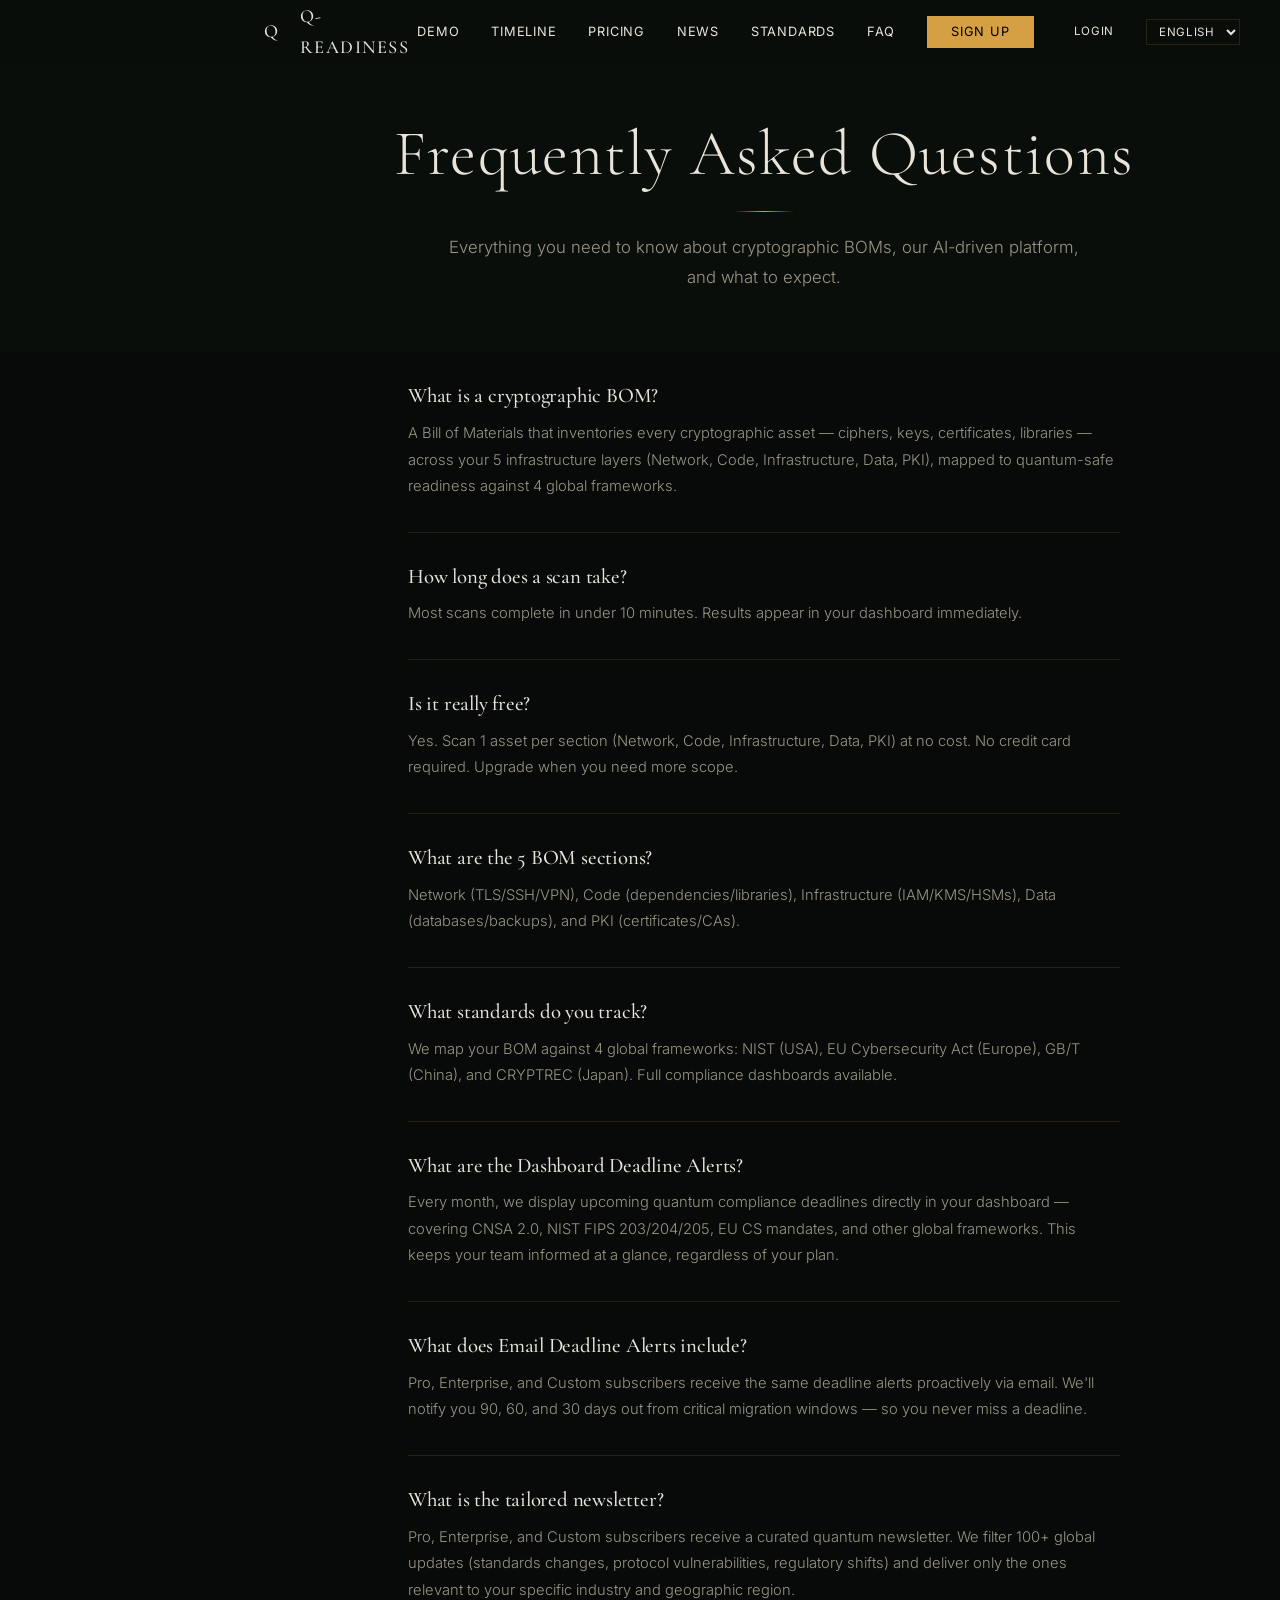
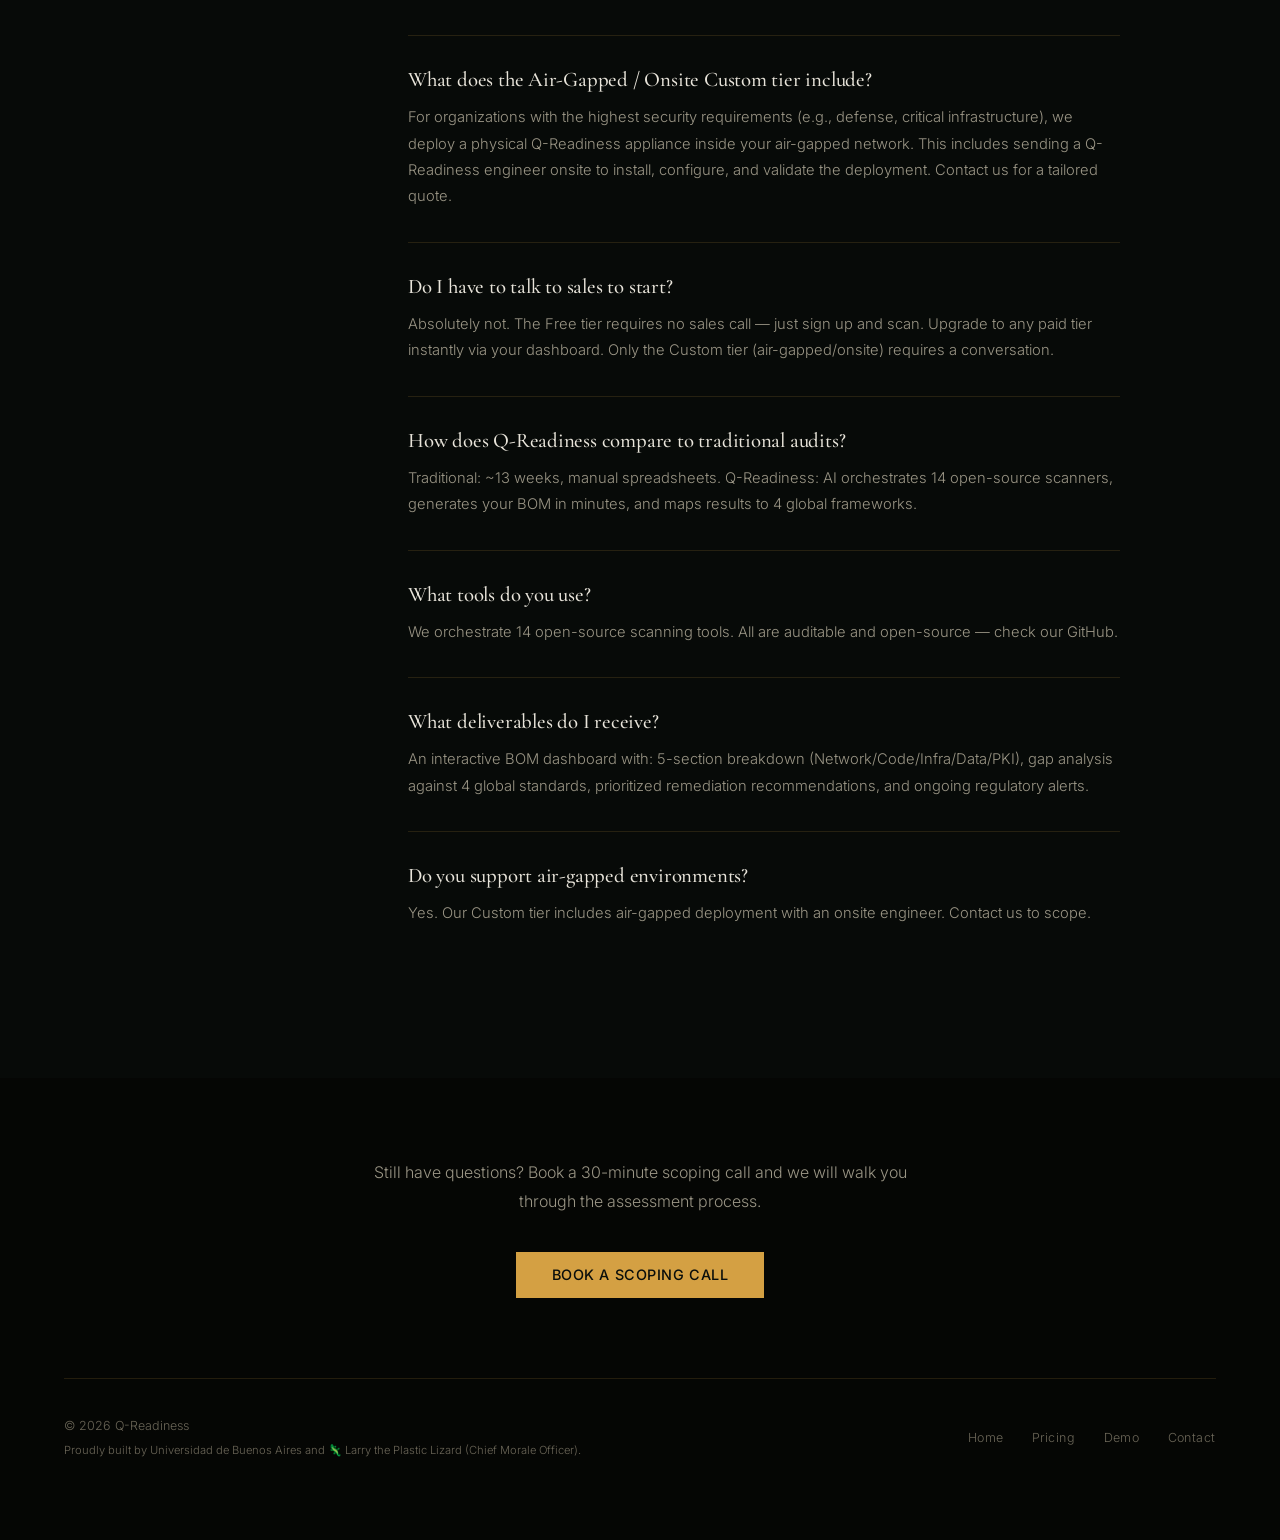
<file: faq.html>
<!DOCTYPE html>
<html lang="en">
<head>
  <meta charset="UTF-8">
  <meta name="viewport" content="width=device-width, initial-scale=1.0">
  <title>Q-Readiness | Frequently Asked Questions</title>
  <meta name="description" content="Frequently asked questions about quantum readiness assessments, post-quantum cryptography, CNSA 2.0 compliance, and Q-Readiness methodology.">
  <link rel="stylesheet" href="css/styles.css">
  <script src="js/i18n.js"></script>
  <style>.nav__link { color: var(--color-text); }</style>
  <script type="application/ld+json">
  {
    "@context": "https://schema.org",
    "@type": "FAQPage",
    "mainEntity": [
      {"@type":"Question","name":"What is a cryptographic BOM?","acceptedAnswer":{"@type":"Answer","text":"A Bill of Materials that inventories every cryptographic asset—ciphers, keys, certificates, libraries—across your 5 infrastructure layers (Network, Code, Infrastructure, Data, PKI), mapped to quantum-safe readiness against 4 global frameworks."}},
      {"@type":"Question","name":"How long does a scan take?","acceptedAnswer":{"@type":"Answer","text":"Most scans complete in under 10 minutes. Results appear in your dashboard immediately."}},
      {"@type":"Question","name":"Is it really free?","acceptedAnswer":{"@type":"Answer","text":"Yes. Scan 1 asset per section (Network, Code, Infrastructure, Data, PKI) at no cost. No credit card required. Upgrade when you need more scope."}},
      {"@type":"Question","name":"What are the 5 BOM sections?","acceptedAnswer":{"@type":"Answer","text":"Network (TLS/SSH/VPN), Code (dependencies/libraries), Infrastructure (IAM/KMS/HSMs), Data (databases/backups), and PKI (certificates/CAs)."}},
      {"@type":"Question","name":"What standards do you track?","acceptedAnswer":{"@type":"Answer","text":"We map your BOM against 4 global frameworks: NIST (USA), EU Cybersecurity Act (Europe), GB/T (China), and CRYPTREC (Japan). Full compliance dashboards available."}},
      {"@type":"Question","name":"What are the Dashboard Deadline Alerts?","acceptedAnswer":{"@type":"Answer","text":"Every month, we display upcoming quantum compliance deadlines directly in your dashboard—covering CNSA 2.0, NIST FIPS 203/204/205, EU CS mandates, and other global frameworks. This keeps your team informed at a glance, regardless of your plan."}},
      {"@type":"Question","name":"What does Email Deadline Alerts include?","acceptedAnswer":{"@type":"Answer","text":"Pro, Enterprise, and Custom subscribers receive the same deadline alerts proactively via email. We'll notify you 90, 60, and 30 days out from critical migration windows—so you never miss a deadline."}},
      {"@type":"Question","name":"What is the tailored newsletter?","acceptedAnswer":{"@type":"Answer","text":"Pro, Enterprise, and Custom subscribers receive a curated quantum newsletter. We filter 100+ global updates (standards changes, protocol vulnerabilities, regulatory shifts) and deliver only the ones relevant to your specific industry and geographic region."}},
      {"@type":"Question","name":"What does the Air-Gapped / Onsite Custom tier include?","acceptedAnswer":{"@type":"Answer","text":"For organizations with the highest security requirements (e.g., defense, critical infrastructure), we deploy a physical Q-Readiness appliance inside your air-gapped network. This includes sending a Q-Readiness engineer onsite to install, configure, and validate the deployment. Contact us for a tailored quote."}},
      {"@type":"Question","name":"Do I have to talk to sales to start?","acceptedAnswer":{"@type":"Answer","text":"Absolutely not. The Free tier requires no sales call—just sign up and scan. Upgrade to any paid tier instantly via your dashboard. Only the Custom tier (air-gapped/onsite) requires a conversation."}},
      {"@type":"Question","name":"How does Q-Readiness compare to traditional audits?","acceptedAnswer":{"@type":"Answer","text":"Traditional: ~13 weeks, manual spreadsheets. Q-Readiness: AI orchestrates 14 open-source scanners, generates your BOM in minutes, and maps results to 4 global frameworks."}},
      {"@type":"Question","name":"What tools do you use?","acceptedAnswer":{"@type":"Answer","text":"We orchestrate 14 open-source scanning tools. All are auditable and open-source—check our GitHub."}},
      {"@type":"Question","name":"What deliverables do I receive?","acceptedAnswer":{"@type":"Answer","text":"An interactive BOM dashboard with: 5-section breakdown (Network/Code/Infra/Data/PKI), gap analysis against 4 global standards, prioritized remediation recommendations, and ongoing regulatory alerts."}},
      {"@type":"Question","name":"Do you support air-gapped environments?","acceptedAnswer":{"@type":"Answer","text":"Yes. Our Custom tier includes air-gapped deployment with an onsite engineer. Contact us to scope."}}
    ]
  }
  </script>
</head>
<body>
  <a href="#faq-main" class="skip-link">Skip to content</a>
  <nav class="nav nav--visible nav--solid" role="navigation">
    <a href="index.html" class="nav__brand"><span class="nav__brand-mark">Q</span><span>Q-Readiness</span></a>
    <div class="nav__menu">
      <a href="dashboard.html" class="nav__link">Demo</a>
      <a href="quantum-status.html" class="nav__link">Timeline</a>
      <a href="pricing.html" class="nav__link">Pricing</a>
      <a href="news.html" class="nav__link">News</a>
      <a href="standards.html" class="nav__link">Standards</a>
      <a href="faq.html" class="nav__link">FAQ</a>
      <a href="signup.html" class="nav__link nav__cta btn btn--primary btn--small" style="margin-right:8px;">Sign Up</a>
      <a href="login.html" class="nav__link" style="font-size:0.72rem;">Login</a>
      <select id="langSelect" class="nav__link" aria-label="Select language" style="background:transparent;border:0.5px solid var(--color-border);color:var(--color-text);font-family:var(--font-body);font-size:0.72rem;padding:4px 8px;cursor:pointer;margin-right:8px;" onchange="I18n.switchTo(this.value)"><option value="en">English</option><option value="ja" lang="ja">日本語</option></select>
    </div>
    <button class="hamburger" aria-label="Open menu" aria-expanded="false">
      <span class="hamburger__line"></span><span class="hamburger__line"></span><span class="hamburger__line"></span>
    </button>
  </nav>
  <div class="overlay" role="dialog" aria-modal="true">
    <nav class="overlay__nav">
      <a href="dashboard.html" class="overlay__link">Demo</a>
      <a href="quantum-status.html" class="overlay__link">Timeline</a>
      <a href="news.html" class="overlay__link">News</a>
      <a href="standards.html" class="overlay__link">Standards</a>
      <a href="faq.html" class="overlay__link">FAQ</a>
      <a href="index.html#contact" class="overlay__link overlay__cta btn btn--outline">Book a Call</a>
    </nav>
  </div>

  <main id="faq-main">
    <section class="section section--dark section--grid" style="padding-top:120px;padding-bottom:60px;">
      <div class="container">
        <h1 class="quantum-page-title">Frequently Asked Questions</h1>
        <p class="quantum-page-subtitle">Everything you need to know about cryptographic BOMs, our AI-driven platform, and what to expect.</p>
      </div>
    </section>

    <section class="section section--darker" style="padding-top:0;">
      <div class="container" style="max-width:760px;">

        <div class="reveal" style="padding:32px 0;border-bottom:0.5px solid var(--color-border);"><h3 style="font-family:var(--font-display);font-size:1.3rem;font-weight:500;margin-bottom:12px;color:var(--color-text);">What is a cryptographic BOM?</h3><p style="font-size:0.92rem;color:var(--color-text-dim);line-height:1.8;font-weight:300;">A Bill of Materials that inventories every cryptographic asset — ciphers, keys, certificates, libraries — across your 5 infrastructure layers (Network, Code, Infrastructure, Data, PKI), mapped to quantum-safe readiness against 4 global frameworks.</p></div>

        <div class="reveal" style="padding:32px 0;border-bottom:0.5px solid var(--color-border);"><h3 style="font-family:var(--font-display);font-size:1.3rem;font-weight:500;margin-bottom:12px;color:var(--color-text);">How long does a scan take?</h3><p style="font-size:0.92rem;color:var(--color-text-dim);line-height:1.8;font-weight:300;">Most scans complete in under 10 minutes. Results appear in your dashboard immediately.</p></div>

        <div class="reveal" style="padding:32px 0;border-bottom:0.5px solid var(--color-border);"><h3 style="font-family:var(--font-display);font-size:1.3rem;font-weight:500;margin-bottom:12px;color:var(--color-text);">Is it really free?</h3><p style="font-size:0.92rem;color:var(--color-text-dim);line-height:1.8;font-weight:300;">Yes. Scan 1 asset per section (Network, Code, Infrastructure, Data, PKI) at no cost. No credit card required. Upgrade when you need more scope.</p></div>

        <div class="reveal" style="padding:32px 0;border-bottom:0.5px solid var(--color-border);"><h3 style="font-family:var(--font-display);font-size:1.3rem;font-weight:500;margin-bottom:12px;color:var(--color-text);">What are the 5 BOM sections?</h3><p style="font-size:0.92rem;color:var(--color-text-dim);line-height:1.8;font-weight:300;">Network (TLS/SSH/VPN), Code (dependencies/libraries), Infrastructure (IAM/KMS/HSMs), Data (databases/backups), and PKI (certificates/CAs).</p></div>

        <div class="reveal" style="padding:32px 0;border-bottom:0.5px solid var(--color-border);"><h3 style="font-family:var(--font-display);font-size:1.3rem;font-weight:500;margin-bottom:12px;color:var(--color-text);">What standards do you track?</h3><p style="font-size:0.92rem;color:var(--color-text-dim);line-height:1.8;font-weight:300;">We map your BOM against 4 global frameworks: NIST (USA), EU Cybersecurity Act (Europe), GB/T (China), and CRYPTREC (Japan). Full compliance dashboards available.</p></div>

        <div class="reveal" style="padding:32px 0;border-bottom:0.5px solid var(--color-border);"><h3 style="font-family:var(--font-display);font-size:1.3rem;font-weight:500;margin-bottom:12px;color:var(--color-text);">What are the Dashboard Deadline Alerts?</h3><p style="font-size:0.92rem;color:var(--color-text-dim);line-height:1.8;font-weight:300;">Every month, we display upcoming quantum compliance deadlines directly in your dashboard — covering CNSA 2.0, NIST FIPS 203/204/205, EU CS mandates, and other global frameworks. This keeps your team informed at a glance, regardless of your plan.</p></div>

        <div class="reveal" style="padding:32px 0;border-bottom:0.5px solid var(--color-border);"><h3 style="font-family:var(--font-display);font-size:1.3rem;font-weight:500;margin-bottom:12px;color:var(--color-text);">What does Email Deadline Alerts include?</h3><p style="font-size:0.92rem;color:var(--color-text-dim);line-height:1.8;font-weight:300;">Pro, Enterprise, and Custom subscribers receive the same deadline alerts proactively via email. We'll notify you 90, 60, and 30 days out from critical migration windows — so you never miss a deadline.</p></div>

        <div class="reveal" style="padding:32px 0;border-bottom:0.5px solid var(--color-border);"><h3 style="font-family:var(--font-display);font-size:1.3rem;font-weight:500;margin-bottom:12px;color:var(--color-text);">What is the tailored newsletter?</h3><p style="font-size:0.92rem;color:var(--color-text-dim);line-height:1.8;font-weight:300;">Pro, Enterprise, and Custom subscribers receive a curated quantum newsletter. We filter 100+ global updates (standards changes, protocol vulnerabilities, regulatory shifts) and deliver only the ones relevant to your specific industry and geographic region.</p></div>

        <div class="reveal" style="padding:32px 0;border-bottom:0.5px solid var(--color-border);"><h3 style="font-family:var(--font-display);font-size:1.3rem;font-weight:500;margin-bottom:12px;color:var(--color-text);">What does the Air-Gapped / Onsite Custom tier include?</h3><p style="font-size:0.92rem;color:var(--color-text-dim);line-height:1.8;font-weight:300;">For organizations with the highest security requirements (e.g., defense, critical infrastructure), we deploy a physical Q-Readiness appliance inside your air-gapped network. This includes sending a Q-Readiness engineer onsite to install, configure, and validate the deployment. Contact us for a tailored quote.</p></div>

        <div class="reveal" style="padding:32px 0;border-bottom:0.5px solid var(--color-border);"><h3 style="font-family:var(--font-display);font-size:1.3rem;font-weight:500;margin-bottom:12px;color:var(--color-text);">Do I have to talk to sales to start?</h3><p style="font-size:0.92rem;color:var(--color-text-dim);line-height:1.8;font-weight:300;">Absolutely not. The Free tier requires no sales call — just sign up and scan. Upgrade to any paid tier instantly via your dashboard. Only the Custom tier (air-gapped/onsite) requires a conversation.</p></div>

        <div class="reveal" style="padding:32px 0;border-bottom:0.5px solid var(--color-border);"><h3 style="font-family:var(--font-display);font-size:1.3rem;font-weight:500;margin-bottom:12px;color:var(--color-text);">How does Q-Readiness compare to traditional audits?</h3><p style="font-size:0.92rem;color:var(--color-text-dim);line-height:1.8;font-weight:300;">Traditional: ~13 weeks, manual spreadsheets. Q-Readiness: AI orchestrates 14 open-source scanners, generates your BOM in minutes, and maps results to 4 global frameworks.</p></div>

        <div class="reveal" style="padding:32px 0;border-bottom:0.5px solid var(--color-border);"><h3 style="font-family:var(--font-display);font-size:1.3rem;font-weight:500;margin-bottom:12px;color:var(--color-text);">What tools do you use?</h3><p style="font-size:0.92rem;color:var(--color-text-dim);line-height:1.8;font-weight:300;">We orchestrate 14 open-source scanning tools. All are auditable and open-source — check our GitHub.</p></div>

        <div class="reveal" style="padding:32px 0;border-bottom:0.5px solid var(--color-border);"><h3 style="font-family:var(--font-display);font-size:1.3rem;font-weight:500;margin-bottom:12px;color:var(--color-text);">What deliverables do I receive?</h3><p style="font-size:0.92rem;color:var(--color-text-dim);line-height:1.8;font-weight:300;">An interactive BOM dashboard with: 5-section breakdown (Network/Code/Infra/Data/PKI), gap analysis against 4 global standards, prioritized remediation recommendations, and ongoing regulatory alerts.</p></div>

        <div class="reveal" style="padding:32px 0;"><h3 style="font-family:var(--font-display);font-size:1.3rem;font-weight:500;margin-bottom:12px;color:var(--color-text);">Do you support air-gapped environments?</h3><p style="font-size:0.92rem;color:var(--color-text-dim);line-height:1.8;font-weight:300;">Yes. Our Custom tier includes air-gapped deployment with an onsite engineer. Contact us to scope.</p></div>

      </div>
    </section>

    <section class="section section--deep" style="padding:80px 0;">
      <div class="container">
        <div style="text-align:center;">
          <p style="font-size:1rem;color:var(--color-text-dim);max-width:560px;margin:0 auto 36px;font-weight:300;line-height:1.8;">Still have questions? Book a 30-minute scoping call and we will walk you through the assessment process.</p>
          <a href="index.html#contact" class="btn btn--primary">Book a Scoping Call</a>
        </div>
        <div style="margin-top:80px;padding-top:36px;border-top:0.5px solid var(--color-border);">
          <footer class="footer">
            <div>
              <span>&copy; 2026 Q-Readiness</span>
              <span style="display:block;font-size:0.7rem;color:var(--color-text-muted);margin-top:4px;">Proudly built by Universidad de Buenos Aires and 🦎 Larry the Plastic Lizard (Chief Morale Officer).</span>
            </div>
            <div class="footer__links">
              <a href="index.html">Home</a>
              <a href="pricing.html">Pricing</a>
              <a href="dashboard.html">Demo</a>
              <a href="index.html#contact">Contact</a>
            </div>
          </footer>
        </div>
      </div>
    </section>
  </main>

  <button class="scroll-top-btn" id="scrollTopBtn" aria-label="Scroll to top">&uarr;</button>
  <script src="js/main.js"></script>
</body>
</html>
</file>
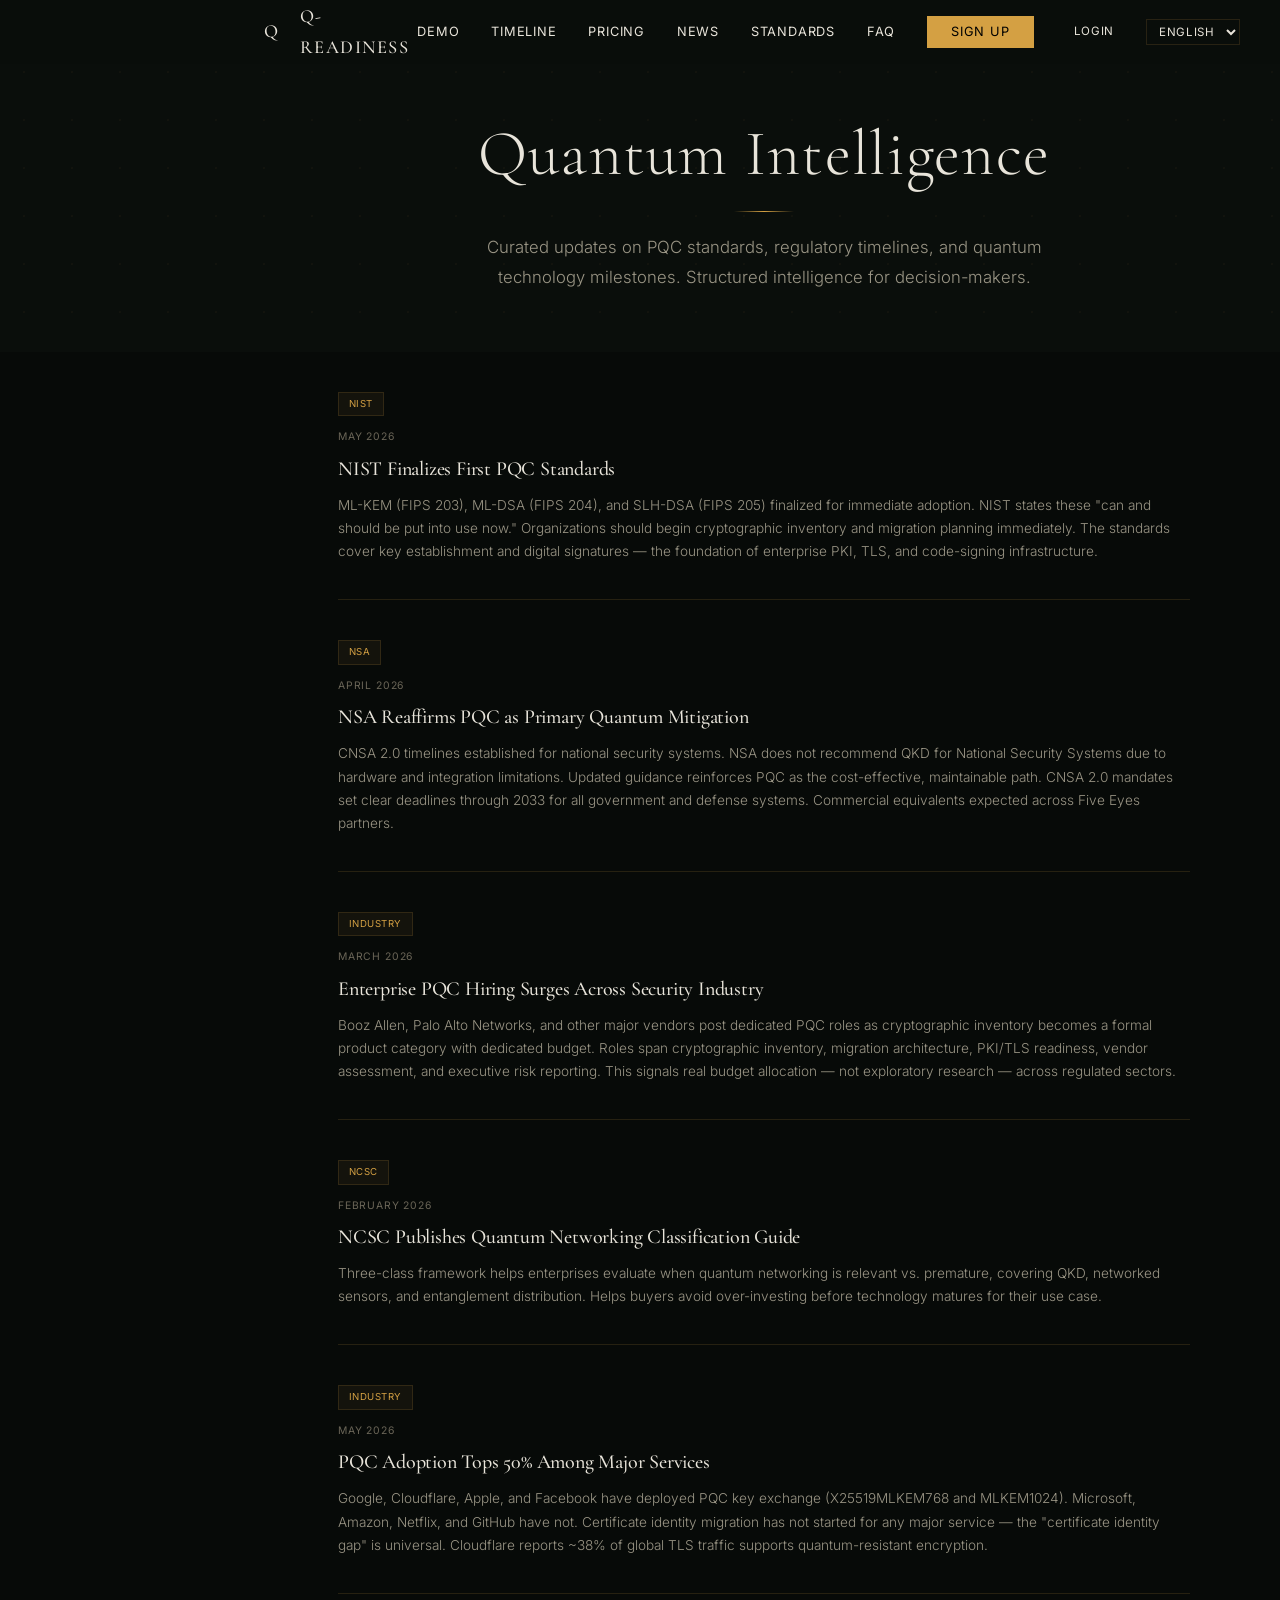
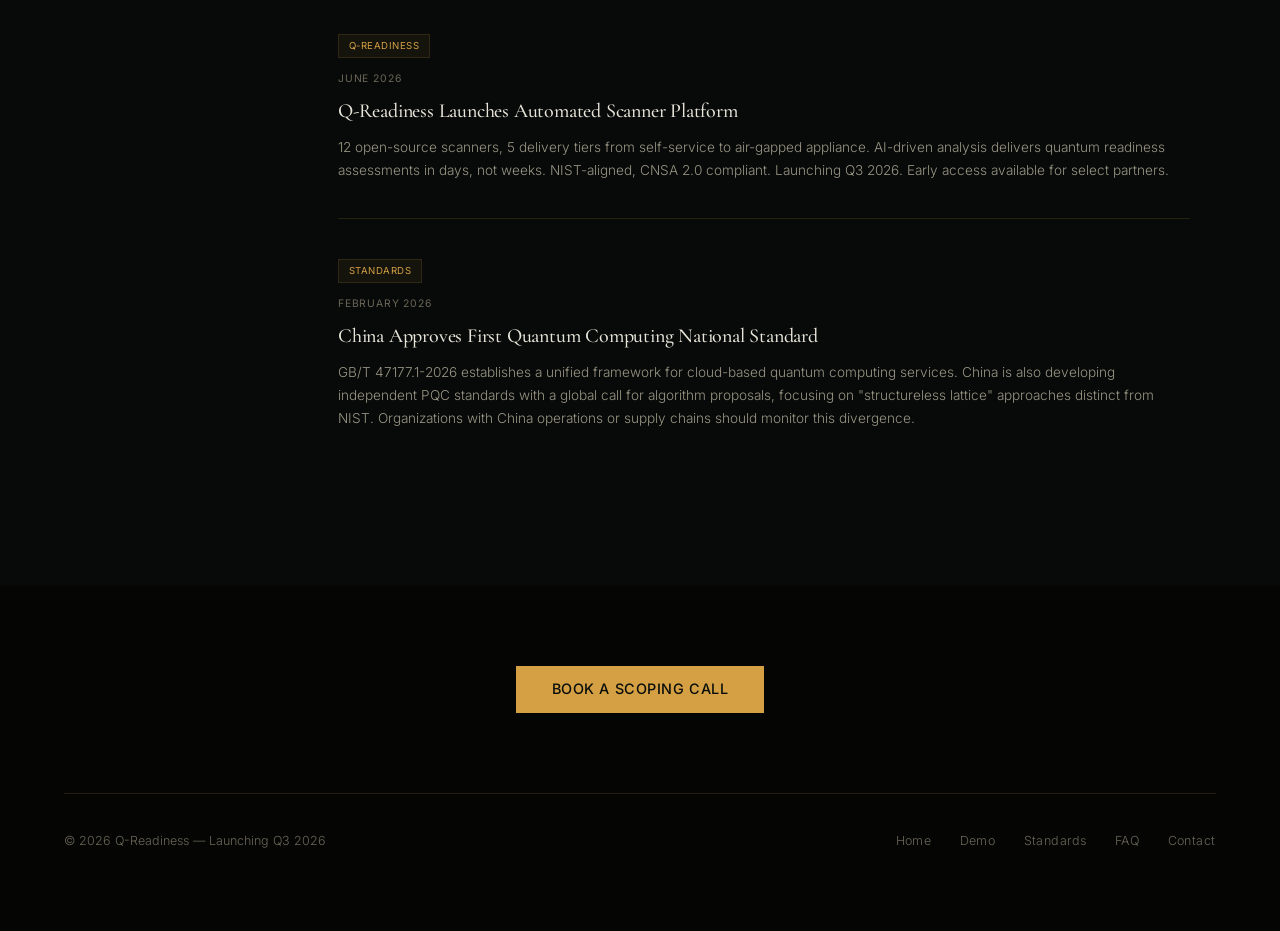
<file: news.html>
<!DOCTYPE html>
<html lang="en">
<head>
  <meta charset="UTF-8">
  <meta name="viewport" content="width=device-width, initial-scale=1.0">
  <title>Q-Readiness | Quantum Intelligence</title>
  <meta name="description" content="Curated updates on PQC standards, regulatory timelines, and quantum technology milestones. NIST, NSA, NCSC, and industry developments.">
  <link rel="stylesheet" href="css/styles.css">
  <script src="js/i18n.js"></script>
  <style>.nav__link { color: var(--color-text); }</style>
  <script type="application/ld+json">
  {
    "@context": "https://schema.org",
    "@type": "CollectionPage",
    "headline": "Quantum Intelligence — Q-Readiness",
    "description": "Curated updates on PQC standards, regulatory timelines, and quantum technology milestones.",
    "datePublished": "2026-06-02",
    "dateModified": "2026-06-02",
    "author": { "@type": "Organization", "name": "Q-Readiness" }
  }
  </script>
</head>
<body>
  <a href="#news-main" class="skip-link">Skip to content</a>
  <nav class="nav nav--visible nav--solid" role="navigation">
    <a href="index.html" class="nav__brand"><span class="nav__brand-mark">Q</span><span>Q-Readiness</span></a>
    <div class="nav__menu">
      <a href="dashboard.html" class="nav__link">Demo</a>
      <a href="quantum-status.html" class="nav__link">Timeline</a>
      <a href="pricing.html" class="nav__link">Pricing</a>
      <a href="news.html" class="nav__link">News</a>
      <a href="standards.html" class="nav__link">Standards</a>
      <a href="faq.html" class="nav__link">FAQ</a>
      <a href="signup.html" class="nav__link nav__cta btn btn--primary btn--small" style="margin-right:8px;">Sign Up</a>
      <a href="login.html" class="nav__link" style="font-size:0.72rem;">Login</a>
      <select id="langSelect" class="nav__link" aria-label="Select language" style="background:transparent;border:0.5px solid var(--color-border);color:var(--color-text);font-family:var(--font-body);font-size:0.72rem;padding:4px 8px;cursor:pointer;margin-right:8px;" onchange="I18n.switchTo(this.value)"><option value="en">English</option><option value="ja" lang="ja">日本語</option></select>
    </div>
    <button class="hamburger" aria-label="Open menu" aria-expanded="false">
      <span class="hamburger__line"></span><span class="hamburger__line"></span><span class="hamburger__line"></span>
    </button>
  </nav>
  <div class="overlay" role="dialog" aria-modal="true">
    <nav class="overlay__nav">
      <a href="dashboard.html" class="overlay__link">Demo</a>
      <a href="quantum-status.html" class="overlay__link">Timeline</a>
      <a href="news.html" class="overlay__link">News</a>
      <a href="standards.html" class="overlay__link">Standards</a>
      <a href="faq.html" class="overlay__link">FAQ</a>
      <a href="index.html#contact" class="overlay__link overlay__cta btn btn--outline">Book a Call</a>
    </nav>
  </div>

  <main id="news-main">
    <section class="section section--dark section--grid" style="padding-top:120px;padding-bottom:60px;">
      <div class="container">
        <h1 class="quantum-page-title">Quantum Intelligence</h1>
        <p class="quantum-page-subtitle">Curated updates on PQC standards, regulatory timelines, and quantum technology milestones. Structured intelligence for decision-makers.</p>
      </div>
    </section>

    <section class="section section--darker" style="padding-top:0;">
      <div class="container" style="max-width:900px;">

        <!-- Card 1: NIST -->
        <article class="reveal" style="padding:36px 0;border-bottom:0.5px solid var(--color-border);">
          <span style="display:inline-block;margin-bottom:12px;font-size:0.6rem;padding:3px 10px;background:var(--color-accent-subtle);color:var(--color-accent);border:0.5px solid var(--color-border);font-weight:400;letter-spacing:0.05em;text-transform:uppercase;">NIST</span>
          <div style="font-size:0.65rem;color:var(--color-text-muted);letter-spacing:0.08em;text-transform:uppercase;margin-bottom:10px;">May 2026</div>
          <h3 style="font-family:var(--font-display);font-size:1.25rem;font-weight:500;margin-bottom:12px;line-height:1.3;color:var(--color-text);">NIST Finalizes First PQC Standards</h3>
          <p style="font-size:0.85rem;color:var(--color-text-dim);line-height:1.7;font-weight:300;">ML-KEM (FIPS 203), ML-DSA (FIPS 204), and SLH-DSA (FIPS 205) finalized for immediate adoption. NIST states these "can and should be put into use now." Organizations should begin cryptographic inventory and migration planning immediately. The standards cover key establishment and digital signatures — the foundation of enterprise PKI, TLS, and code-signing infrastructure.</p>
        </article>

        <!-- Card 2: NSA -->
        <article class="reveal" style="padding:36px 0;border-bottom:0.5px solid var(--color-border);">
          <span style="display:inline-block;margin-bottom:12px;font-size:0.6rem;padding:3px 10px;background:var(--color-accent-subtle);color:var(--color-accent);border:0.5px solid var(--color-border);font-weight:400;letter-spacing:0.05em;text-transform:uppercase;">NSA</span>
          <div style="font-size:0.65rem;color:var(--color-text-muted);letter-spacing:0.08em;text-transform:uppercase;margin-bottom:10px;">April 2026</div>
          <h3 style="font-family:var(--font-display);font-size:1.25rem;font-weight:500;margin-bottom:12px;line-height:1.3;color:var(--color-text);">NSA Reaffirms PQC as Primary Quantum Mitigation</h3>
          <p style="font-size:0.85rem;color:var(--color-text-dim);line-height:1.7;font-weight:300;">CNSA 2.0 timelines established for national security systems. NSA does not recommend QKD for National Security Systems due to hardware and integration limitations. Updated guidance reinforces PQC as the cost-effective, maintainable path. CNSA 2.0 mandates set clear deadlines through 2033 for all government and defense systems. Commercial equivalents expected across Five Eyes partners.</p>
        </article>

        <!-- Card 3: Industry -->
        <article class="reveal" style="padding:36px 0;border-bottom:0.5px solid var(--color-border);">
          <span style="display:inline-block;margin-bottom:12px;font-size:0.6rem;padding:3px 10px;background:var(--color-accent-subtle);color:var(--color-accent);border:0.5px solid var(--color-border);font-weight:400;letter-spacing:0.05em;text-transform:uppercase;">Industry</span>
          <div style="font-size:0.65rem;color:var(--color-text-muted);letter-spacing:0.08em;text-transform:uppercase;margin-bottom:10px;">March 2026</div>
          <h3 style="font-family:var(--font-display);font-size:1.25rem;font-weight:500;margin-bottom:12px;line-height:1.3;color:var(--color-text);">Enterprise PQC Hiring Surges Across Security Industry</h3>
          <p style="font-size:0.85rem;color:var(--color-text-dim);line-height:1.7;font-weight:300;">Booz Allen, Palo Alto Networks, and other major vendors post dedicated PQC roles as cryptographic inventory becomes a formal product category with dedicated budget. Roles span cryptographic inventory, migration architecture, PKI/TLS readiness, vendor assessment, and executive risk reporting. This signals real budget allocation — not exploratory research — across regulated sectors.</p>
        </article>

        <!-- Card 4: NCSC -->
        <article class="reveal" style="padding:36px 0;border-bottom:0.5px solid var(--color-border);">
          <span style="display:inline-block;margin-bottom:12px;font-size:0.6rem;padding:3px 10px;background:var(--color-accent-subtle);color:var(--color-accent);border:0.5px solid var(--color-border);font-weight:400;letter-spacing:0.05em;text-transform:uppercase;">NCSC</span>
          <div style="font-size:0.65rem;color:var(--color-text-muted);letter-spacing:0.08em;text-transform:uppercase;margin-bottom:10px;">February 2026</div>
          <h3 style="font-family:var(--font-display);font-size:1.25rem;font-weight:500;margin-bottom:12px;line-height:1.3;color:var(--color-text);">NCSC Publishes Quantum Networking Classification Guide</h3>
          <p style="font-size:0.85rem;color:var(--color-text-dim);line-height:1.7;font-weight:300;">Three-class framework helps enterprises evaluate when quantum networking is relevant vs. premature, covering QKD, networked sensors, and entanglement distribution. Helps buyers avoid over-investing before technology matures for their use case.</p>
        </article>

        <!-- Card 5: PQC Benchmark -->
        <article class="reveal" style="padding:36px 0;border-bottom:0.5px solid var(--color-border);">
          <span style="display:inline-block;margin-bottom:12px;font-size:0.6rem;padding:3px 10px;background:var(--color-accent-subtle);color:var(--color-accent);border:0.5px solid var(--color-border);font-weight:400;letter-spacing:0.05em;text-transform:uppercase;">Industry</span>
          <div style="font-size:0.65rem;color:var(--color-text-muted);letter-spacing:0.08em;text-transform:uppercase;margin-bottom:10px;">May 2026</div>
          <h3 style="font-family:var(--font-display);font-size:1.25rem;font-weight:500;margin-bottom:12px;line-height:1.3;color:var(--color-text);">PQC Adoption Tops 50% Among Major Services</h3>
          <p style="font-size:0.85rem;color:var(--color-text-dim);line-height:1.7;font-weight:300;">Google, Cloudflare, Apple, and Facebook have deployed PQC key exchange (X25519MLKEM768 and MLKEM1024). Microsoft, Amazon, Netflix, and GitHub have not. Certificate identity migration has not started for any major service — the "certificate identity gap" is universal. Cloudflare reports ~38% of global TLS traffic supports quantum-resistant encryption.</p>
        </article>

        <!-- Card 6: Q-Readiness -->
        <article class="reveal" style="padding:36px 0;border-bottom:0.5px solid var(--color-border);">
          <span style="display:inline-block;margin-bottom:12px;font-size:0.6rem;padding:3px 10px;background:var(--color-accent-subtle);color:var(--color-accent);border:0.5px solid var(--color-border);font-weight:400;letter-spacing:0.05em;text-transform:uppercase;">Q-Readiness</span>
          <div style="font-size:0.65rem;color:var(--color-text-muted);letter-spacing:0.08em;text-transform:uppercase;margin-bottom:10px;">June 2026</div>
          <h3 style="font-family:var(--font-display);font-size:1.25rem;font-weight:500;margin-bottom:12px;line-height:1.3;color:var(--color-text);">Q-Readiness Launches Automated Scanner Platform</h3>
          <p style="font-size:0.85rem;color:var(--color-text-dim);line-height:1.7;font-weight:300;">12 open-source scanners, 5 delivery tiers from self-service to air-gapped appliance. AI-driven analysis delivers quantum readiness assessments in days, not weeks. NIST-aligned, CNSA 2.0 compliant. Launching Q3 2026. Early access available for select partners.</p>
        </article>

        <!-- Card 7: China -->
        <article class="reveal" style="padding:36px 0;">
          <span style="display:inline-block;margin-bottom:12px;font-size:0.6rem;padding:3px 10px;background:var(--color-accent-subtle);color:var(--color-accent);border:0.5px solid var(--color-border);font-weight:400;letter-spacing:0.05em;text-transform:uppercase;">Standards</span>
          <div style="font-size:0.65rem;color:var(--color-text-muted);letter-spacing:0.08em;text-transform:uppercase;margin-bottom:10px;">February 2026</div>
          <h3 style="font-family:var(--font-display);font-size:1.25rem;font-weight:500;margin-bottom:12px;line-height:1.3;color:var(--color-text);">China Approves First Quantum Computing National Standard</h3>
          <p style="font-size:0.85rem;color:var(--color-text-dim);line-height:1.7;font-weight:300;">GB/T 47177.1-2026 establishes a unified framework for cloud-based quantum computing services. China is also developing independent PQC standards with a global call for algorithm proposals, focusing on "structureless lattice" approaches distinct from NIST. Organizations with China operations or supply chains should monitor this divergence.</p>
        </article>
      </div>
    </section>

    <section class="section section--deep" style="padding:80px 0;">
      <div class="container">
        <div style="text-align:center;">
          <a href="index.html#contact" class="btn btn--primary">Book a Scoping Call</a>
        </div>
        <div style="margin-top:80px;padding-top:36px;border-top:0.5px solid var(--color-border);">
          <footer class="footer">
            <span>&copy; 2026 Q-Readiness &mdash; Launching Q3 2026</span>
            <div class="footer__links">
              <a href="index.html">Home</a>
              <a href="dashboard.html">Demo</a>
              <a href="standards.html">Standards</a>
              <a href="faq.html">FAQ</a>
              <a href="index.html#contact">Contact</a>
            </div>
          </footer>
        </div>
      </div>
    </section>
  </main>

  <button class="scroll-top-btn" id="scrollTopBtn" aria-label="Scroll to top">&uarr;</button>
  <script src="js/main.js"></script>
</body>
</html>
</file>
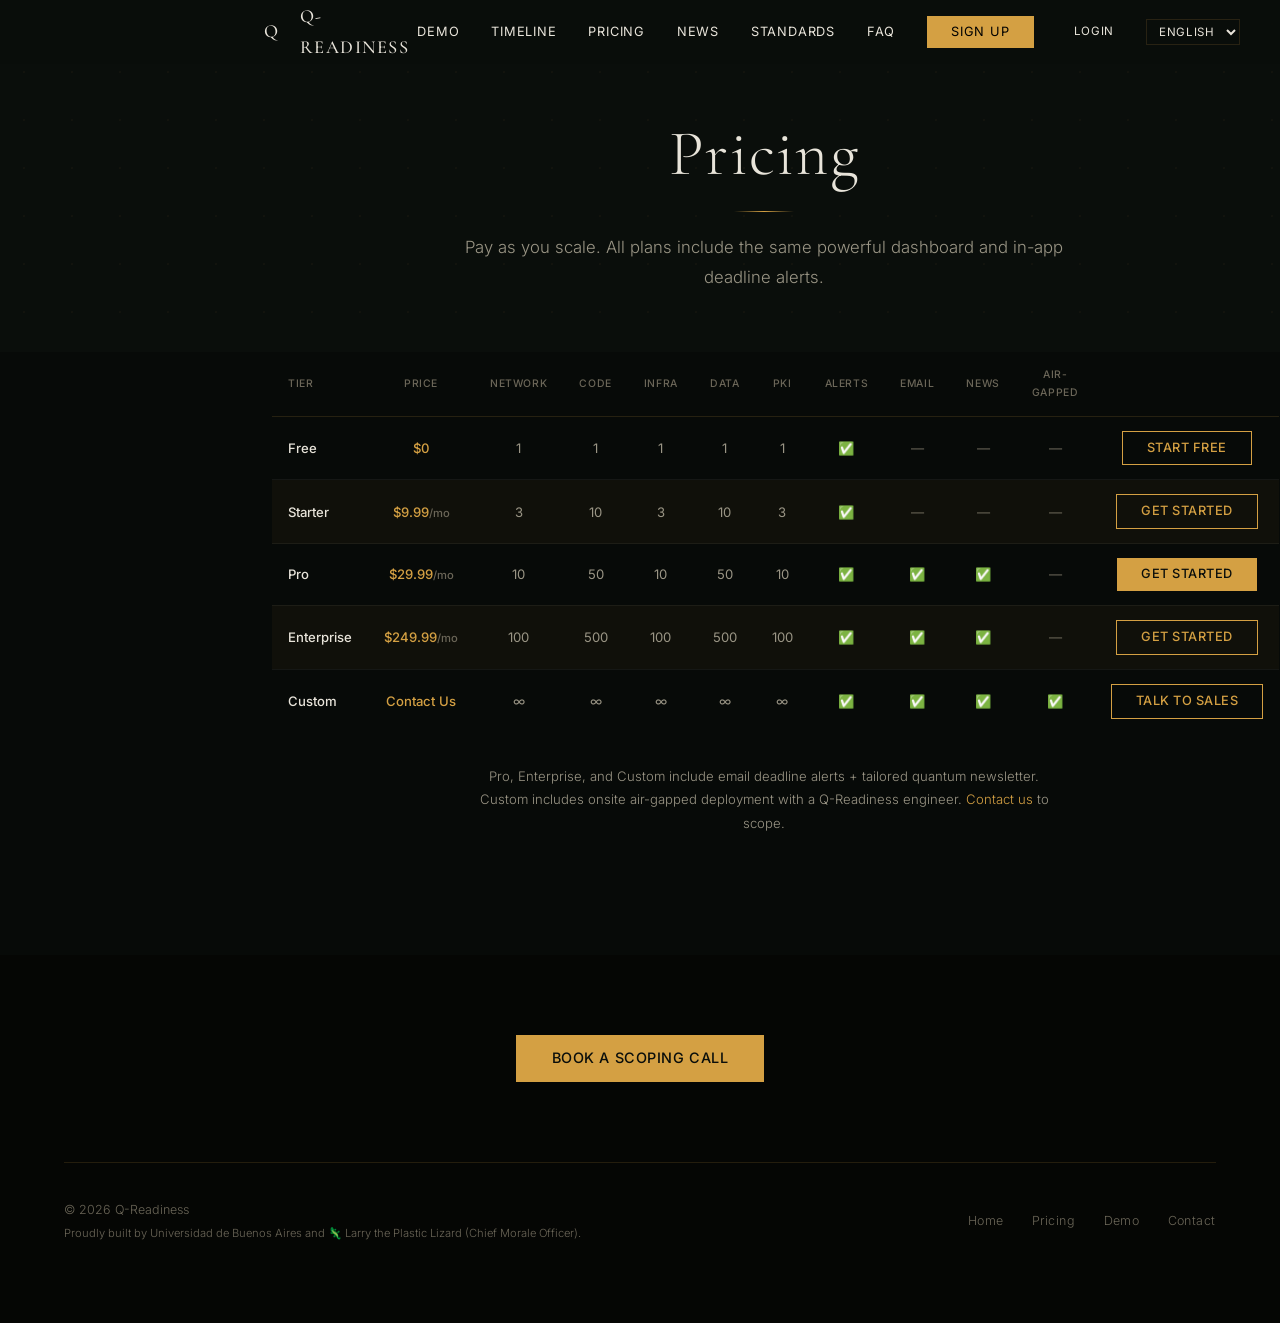
<file: pricing.html>
<!DOCTYPE html>
<html lang="en">
<head>
  <meta charset="UTF-8">
  <meta name="viewport" content="width=device-width, initial-scale=1.0">
  <title>Q-Readiness | Pricing</title>
  <meta name="description" content="Q-Readiness pricing — start free, pay as you scale. All plans include the same powerful dashboard and in-app deadline alerts.">
  <link rel="stylesheet" href="css/styles.css">
  <script src="js/i18n.js"></script>
  <style>.nav__link { color: var(--color-text); }</style>
</head>
<body>
  <a href="#pricing-main" class="skip-link">Skip to content</a>
  <nav class="nav nav--visible nav--solid" role="navigation">
    <a href="index.html" class="nav__brand"><span class="nav__brand-mark">Q</span><span>Q-Readiness</span></a>
    <div class="nav__menu">
      <a href="dashboard.html" class="nav__link">Demo</a>
      <a href="quantum-status.html" class="nav__link">Timeline</a>
      <a href="pricing.html" class="nav__link">Pricing</a>
      <a href="news.html" class="nav__link">News</a>
      <a href="standards.html" class="nav__link">Standards</a>
      <a href="faq.html" class="nav__link">FAQ</a>
      <a href="signup.html" class="nav__link nav__cta btn btn--primary btn--small" style="margin-right:8px;">Sign Up</a>
      <a href="login.html" class="nav__link" style="font-size:0.72rem;">Login</a>
      <select id="langSelect" class="nav__link" aria-label="Select language" style="background:transparent;border:0.5px solid var(--color-border);color:var(--color-text);font-family:var(--font-body);font-size:0.72rem;padding:4px 8px;cursor:pointer;margin-right:8px;" onchange="I18n.switchTo(this.value)"><option value="en">English</option><option value="ja" lang="ja">日本語</option></select>
    </div>
    <button class="hamburger" aria-label="Open menu" aria-expanded="false">
      <span class="hamburger__line"></span><span class="hamburger__line"></span><span class="hamburger__line"></span>
    </button>
  </nav>
  <div class="overlay" role="dialog" aria-modal="true">
    <nav class="overlay__nav">
      <a href="dashboard.html" class="overlay__link">Demo</a>
      <a href="quantum-status.html" class="overlay__link">Timeline</a>
      <a href="pricing.html" class="overlay__link">Pricing</a>
      <a href="news.html" class="overlay__link">News</a>
      <a href="standards.html" class="overlay__link">Standards</a>
      <a href="faq.html" class="overlay__link">FAQ</a>
      <a href="index.html#contact" class="overlay__link overlay__cta btn btn--outline">Book a Call</a>
    </nav>
  </div>

  <main id="pricing-main">
    <section class="section section--dark section--grid" style="padding-top:120px;padding-bottom:60px;">
      <div class="container">
        <h1 class="quantum-page-title">Pricing</h1>
        <p class="quantum-page-subtitle">Pay as you scale. All plans include the same powerful dashboard and in-app deadline alerts.</p>
      </div>
    </section>

    <section class="section section--darker" style="padding-top:0;">
      <div class="container">
        <div class="reveal">
          <table style="width:100%;border-collapse:collapse;font-size:0.82rem;text-align:center;">
            <thead>
              <tr>
                <th style="font-size:0.65rem;font-weight:500;letter-spacing:0.06em;text-transform:uppercase;color:var(--color-text-muted);text-align:left;padding:14px 16px;border-bottom:1px solid var(--color-border);">Tier</th>
                <th style="font-size:0.65rem;font-weight:500;letter-spacing:0.06em;text-transform:uppercase;color:var(--color-text-muted);padding:14px 16px;border-bottom:1px solid var(--color-border);">Price</th>
                <th style="font-size:0.65rem;font-weight:500;letter-spacing:0.06em;text-transform:uppercase;color:var(--color-text-muted);padding:14px 16px;border-bottom:1px solid var(--color-border);">Network</th>
                <th style="font-size:0.65rem;font-weight:500;letter-spacing:0.06em;text-transform:uppercase;color:var(--color-text-muted);padding:14px 16px;border-bottom:1px solid var(--color-border);">Code</th>
                <th style="font-size:0.65rem;font-weight:500;letter-spacing:0.06em;text-transform:uppercase;color:var(--color-text-muted);padding:14px 16px;border-bottom:1px solid var(--color-border);">Infra</th>
                <th style="font-size:0.65rem;font-weight:500;letter-spacing:0.06em;text-transform:uppercase;color:var(--color-text-muted);padding:14px 16px;border-bottom:1px solid var(--color-border);">Data</th>
                <th style="font-size:0.65rem;font-weight:500;letter-spacing:0.06em;text-transform:uppercase;color:var(--color-text-muted);padding:14px 16px;border-bottom:1px solid var(--color-border);">PKI</th>
                <th style="font-size:0.65rem;font-weight:500;letter-spacing:0.06em;text-transform:uppercase;color:var(--color-text-muted);padding:14px 16px;border-bottom:1px solid var(--color-border);">Alerts</th>
                <th style="font-size:0.65rem;font-weight:500;letter-spacing:0.06em;text-transform:uppercase;color:var(--color-text-muted);padding:14px 16px;border-bottom:1px solid var(--color-border);">Email</th>
                <th style="font-size:0.65rem;font-weight:500;letter-spacing:0.06em;text-transform:uppercase;color:var(--color-text-muted);padding:14px 16px;border-bottom:1px solid var(--color-border);">News</th>
                <th style="font-size:0.65rem;font-weight:500;letter-spacing:0.06em;text-transform:uppercase;color:var(--color-text-muted);padding:14px 16px;border-bottom:1px solid var(--color-border);">Air-Gapped</th>
                <th style="font-size:0.65rem;font-weight:500;letter-spacing:0.06em;text-transform:uppercase;color:var(--color-text-muted);padding:14px 16px;border-bottom:1px solid var(--color-border);"></th>
              </tr>
            </thead>
            <tbody>
              <tr>
                <td style="padding:14px 16px;border-bottom:0.5px solid var(--color-border-light);color:var(--color-text);font-weight:500;text-align:left;">Free</td>
                <td style="padding:14px 16px;border-bottom:0.5px solid var(--color-border-light);color:var(--color-accent);font-weight:500;">$0</td>
                <td style="padding:14px 16px;border-bottom:0.5px solid var(--color-border-light);color:var(--color-text-dim);">1</td><td style="padding:14px 16px;border-bottom:0.5px solid var(--color-border-light);color:var(--color-text-dim);">1</td><td style="padding:14px 16px;border-bottom:0.5px solid var(--color-border-light);color:var(--color-text-dim);">1</td><td style="padding:14px 16px;border-bottom:0.5px solid var(--color-border-light);color:var(--color-text-dim);">1</td><td style="padding:14px 16px;border-bottom:0.5px solid var(--color-border-light);color:var(--color-text-dim);">1</td>
                <td style="padding:14px 16px;border-bottom:0.5px solid var(--color-border-light);color:var(--color-green);">✅</td>
                <td style="padding:14px 16px;border-bottom:0.5px solid var(--color-border-light);color:var(--color-text-muted);">—</td>
                <td style="padding:14px 16px;border-bottom:0.5px solid var(--color-border-light);color:var(--color-text-muted);">—</td>
                <td style="padding:14px 16px;border-bottom:0.5px solid var(--color-border-light);color:var(--color-text-muted);">—</td>
                <td style="padding:14px 16px;border-bottom:0.5px solid var(--color-border-light);"><a href="#" class="btn btn--outline btn--small">Start Free</a></td>
              </tr>
              <tr style="background:rgba(212,160,67,0.04);">
                <td style="padding:14px 16px;border-bottom:0.5px solid var(--color-border-light);color:var(--color-text);font-weight:500;text-align:left;">Starter</td>
                <td style="padding:14px 16px;border-bottom:0.5px solid var(--color-border-light);color:var(--color-accent);font-weight:500;">$9.99<span style="font-size:0.7rem;color:var(--color-text-muted);">/mo</span></td>
                <td style="padding:14px 16px;border-bottom:0.5px solid var(--color-border-light);color:var(--color-text-dim);">3</td><td style="padding:14px 16px;border-bottom:0.5px solid var(--color-border-light);color:var(--color-text-dim);">10</td><td style="padding:14px 16px;border-bottom:0.5px solid var(--color-border-light);color:var(--color-text-dim);">3</td><td style="padding:14px 16px;border-bottom:0.5px solid var(--color-border-light);color:var(--color-text-dim);">10</td><td style="padding:14px 16px;border-bottom:0.5px solid var(--color-border-light);color:var(--color-text-dim);">3</td>
                <td style="padding:14px 16px;border-bottom:0.5px solid var(--color-border-light);color:var(--color-green);">✅</td>
                <td style="padding:14px 16px;border-bottom:0.5px solid var(--color-border-light);color:var(--color-text-muted);">—</td>
                <td style="padding:14px 16px;border-bottom:0.5px solid var(--color-border-light);color:var(--color-text-muted);">—</td>
                <td style="padding:14px 16px;border-bottom:0.5px solid var(--color-border-light);color:var(--color-text-muted);">—</td>
                <td style="padding:14px 16px;border-bottom:0.5px solid var(--color-border-light);"><a href="#" class="btn btn--outline btn--small">Get Started</a></td>
              </tr>
              <tr>
                <td style="padding:14px 16px;border-bottom:0.5px solid var(--color-border-light);color:var(--color-text);font-weight:500;text-align:left;">Pro</td>
                <td style="padding:14px 16px;border-bottom:0.5px solid var(--color-border-light);color:var(--color-accent);font-weight:500;">$29.99<span style="font-size:0.7rem;color:var(--color-text-muted);">/mo</span></td>
                <td style="padding:14px 16px;border-bottom:0.5px solid var(--color-border-light);color:var(--color-text-dim);">10</td><td style="padding:14px 16px;border-bottom:0.5px solid var(--color-border-light);color:var(--color-text-dim);">50</td><td style="padding:14px 16px;border-bottom:0.5px solid var(--color-border-light);color:var(--color-text-dim);">10</td><td style="padding:14px 16px;border-bottom:0.5px solid var(--color-border-light);color:var(--color-text-dim);">50</td><td style="padding:14px 16px;border-bottom:0.5px solid var(--color-border-light);color:var(--color-text-dim);">10</td>
                <td style="padding:14px 16px;border-bottom:0.5px solid var(--color-border-light);color:var(--color-green);">✅</td>
                <td style="padding:14px 16px;border-bottom:0.5px solid var(--color-border-light);color:var(--color-green);">✅</td>
                <td style="padding:14px 16px;border-bottom:0.5px solid var(--color-border-light);color:var(--color-green);">✅</td>
                <td style="padding:14px 16px;border-bottom:0.5px solid var(--color-border-light);color:var(--color-text-muted);">—</td>
                <td style="padding:14px 16px;border-bottom:0.5px solid var(--color-border-light);"><a href="#" class="btn btn--primary btn--small">Get Started</a></td>
              </tr>
              <tr style="background:rgba(212,160,67,0.04);">
                <td style="padding:14px 16px;border-bottom:0.5px solid var(--color-border-light);color:var(--color-text);font-weight:500;text-align:left;">Enterprise</td>
                <td style="padding:14px 16px;border-bottom:0.5px solid var(--color-border-light);color:var(--color-accent);font-weight:500;">$249.99<span style="font-size:0.7rem;color:var(--color-text-muted);">/mo</span></td>
                <td style="padding:14px 16px;border-bottom:0.5px solid var(--color-border-light);color:var(--color-text-dim);">100</td><td style="padding:14px 16px;border-bottom:0.5px solid var(--color-border-light);color:var(--color-text-dim);">500</td><td style="padding:14px 16px;border-bottom:0.5px solid var(--color-border-light);color:var(--color-text-dim);">100</td><td style="padding:14px 16px;border-bottom:0.5px solid var(--color-border-light);color:var(--color-text-dim);">500</td><td style="padding:14px 16px;border-bottom:0.5px solid var(--color-border-light);color:var(--color-text-dim);">100</td>
                <td style="padding:14px 16px;border-bottom:0.5px solid var(--color-border-light);color:var(--color-green);">✅</td>
                <td style="padding:14px 16px;border-bottom:0.5px solid var(--color-border-light);color:var(--color-green);">✅</td>
                <td style="padding:14px 16px;border-bottom:0.5px solid var(--color-border-light);color:var(--color-green);">✅</td>
                <td style="padding:14px 16px;border-bottom:0.5px solid var(--color-border-light);color:var(--color-text-muted);">—</td>
                <td style="padding:14px 16px;border-bottom:0.5px solid var(--color-border-light);"><a href="#" class="btn btn--outline btn--small">Get Started</a></td>
              </tr>
              <tr>
                <td style="padding:14px 16px;color:var(--color-text);font-weight:500;text-align:left;">Custom</td>
                <td style="padding:14px 16px;color:var(--color-accent);font-weight:500;">Contact Us</td>
                <td style="padding:14px 16px;color:var(--color-text-dim);">∞</td><td style="padding:14px 16px;color:var(--color-text-dim);">∞</td><td style="padding:14px 16px;color:var(--color-text-dim);">∞</td><td style="padding:14px 16px;color:var(--color-text-dim);">∞</td><td style="padding:14px 16px;color:var(--color-text-dim);">∞</td>
                <td style="padding:14px 16px;color:var(--color-green);">✅</td>
                <td style="padding:14px 16px;color:var(--color-green);">✅</td>
                <td style="padding:14px 16px;color:var(--color-green);">✅</td>
                <td style="padding:14px 16px;color:var(--color-green);">✅</td>
                <td style="padding:14px 16px;"><a href="index.html#contact" class="btn btn--outline btn--small">Talk to Sales</a></td>
              </tr>
            </tbody>
          </table>
        </div>
        <div class="reveal" style="max-width:600px;margin:32px auto 0;text-align:center;font-size:0.82rem;color:var(--color-text-dim);line-height:1.8;font-weight:300;">
          <p>Pro, Enterprise, and Custom include email deadline alerts + tailored quantum newsletter.</p>
          <p>Custom includes onsite air-gapped deployment with a Q-Readiness engineer. <a href="index.html#contact" style="color:var(--color-accent);">Contact us</a> to scope.</p>
        </div>
      </div>
    </section>

    <section class="section section--deep" style="padding:80px 0;">
      <div class="container">
        <div style="text-align:center;">
          <a href="index.html#contact" class="btn btn--primary">Book a Scoping Call</a>
        </div>
        <div style="margin-top:80px;padding-top:36px;border-top:0.5px solid var(--color-border);">
          <footer class="footer">
            <div>
              <span>&copy; 2026 Q-Readiness</span>
              <span style="display:block;font-size:0.7rem;color:var(--color-text-muted);margin-top:4px;">Proudly built by Universidad de Buenos Aires and 🦎 Larry the Plastic Lizard (Chief Morale Officer).</span>
            </div>
            <div class="footer__links">
              <a href="index.html">Home</a>
              <a href="pricing.html">Pricing</a>
              <a href="dashboard.html">Demo</a>
              <a href="index.html#contact">Contact</a>
            </div>
          </footer>
        </div>
      </div>
    </section>
  </main>

  <button class="scroll-top-btn" id="scrollTopBtn" aria-label="Scroll to top">&uarr;</button>
  <script src="js/main.js"></script>
</body>
</html>
</file>
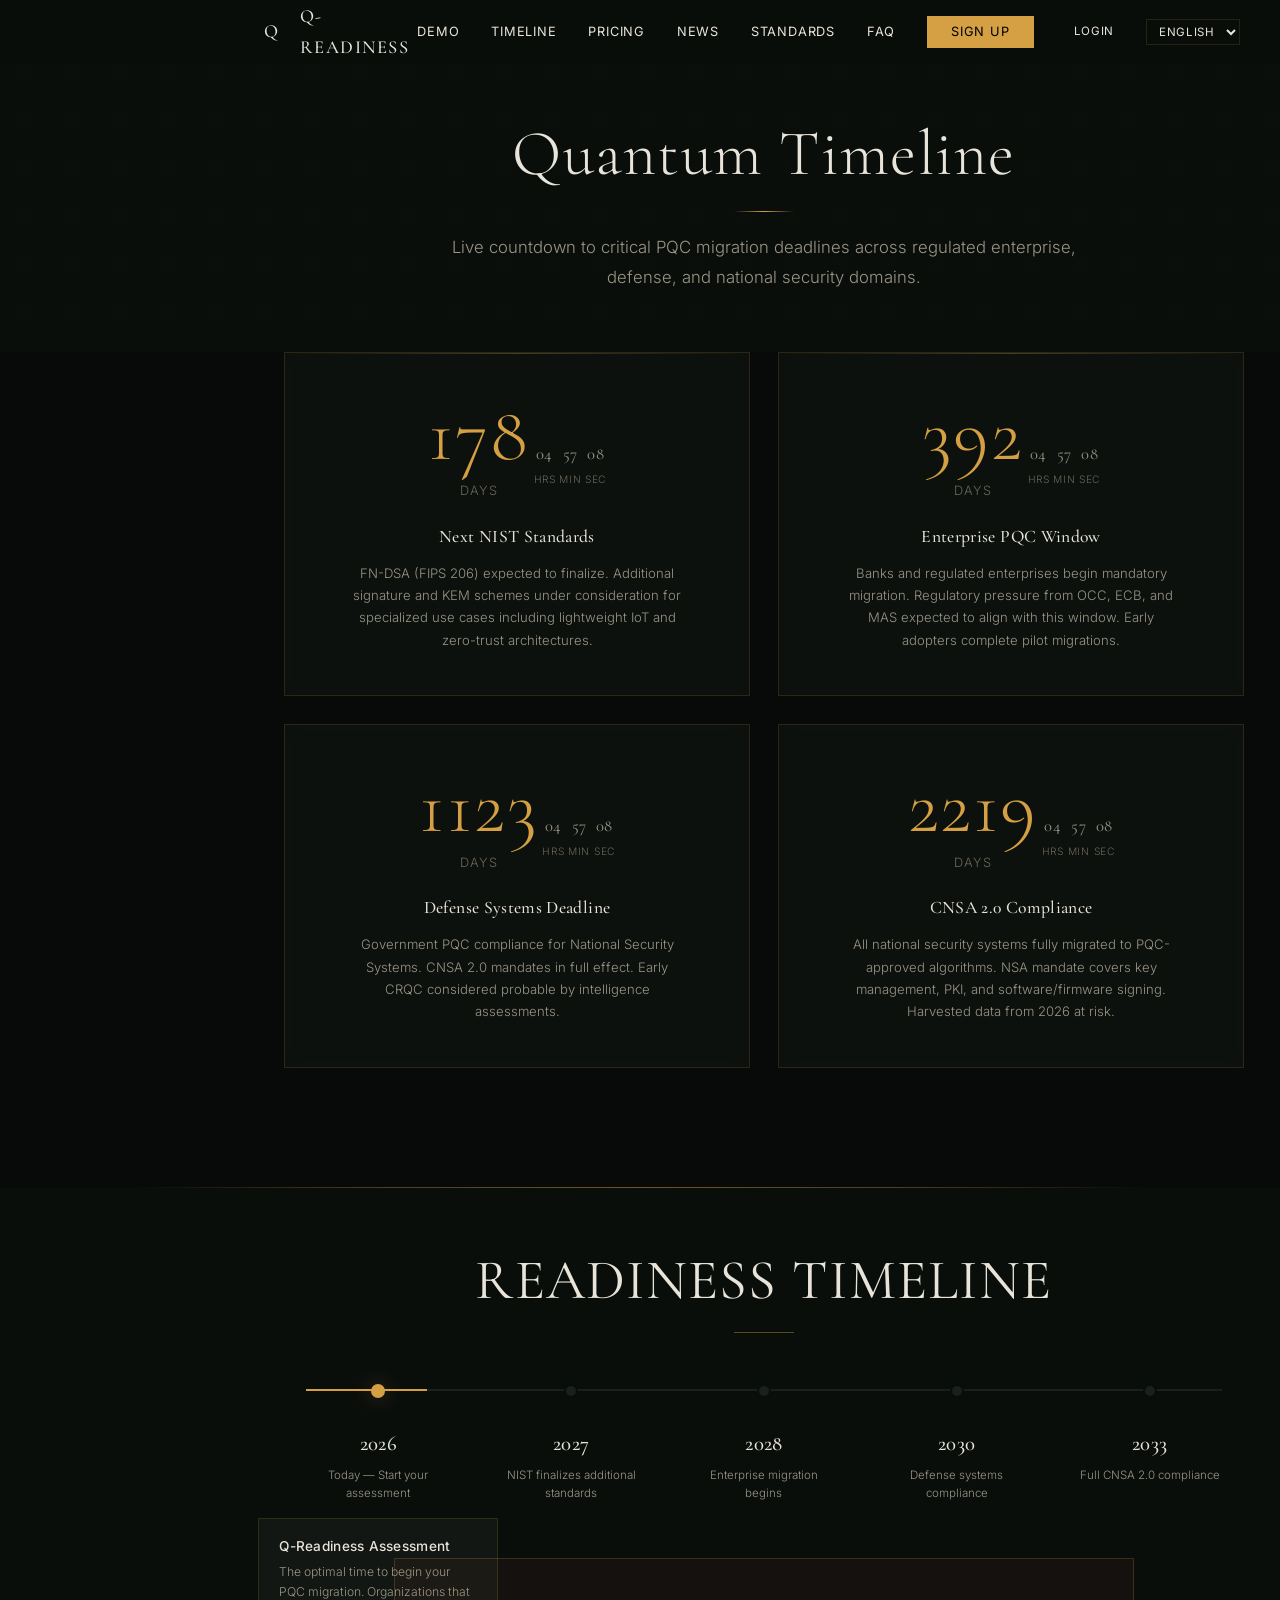
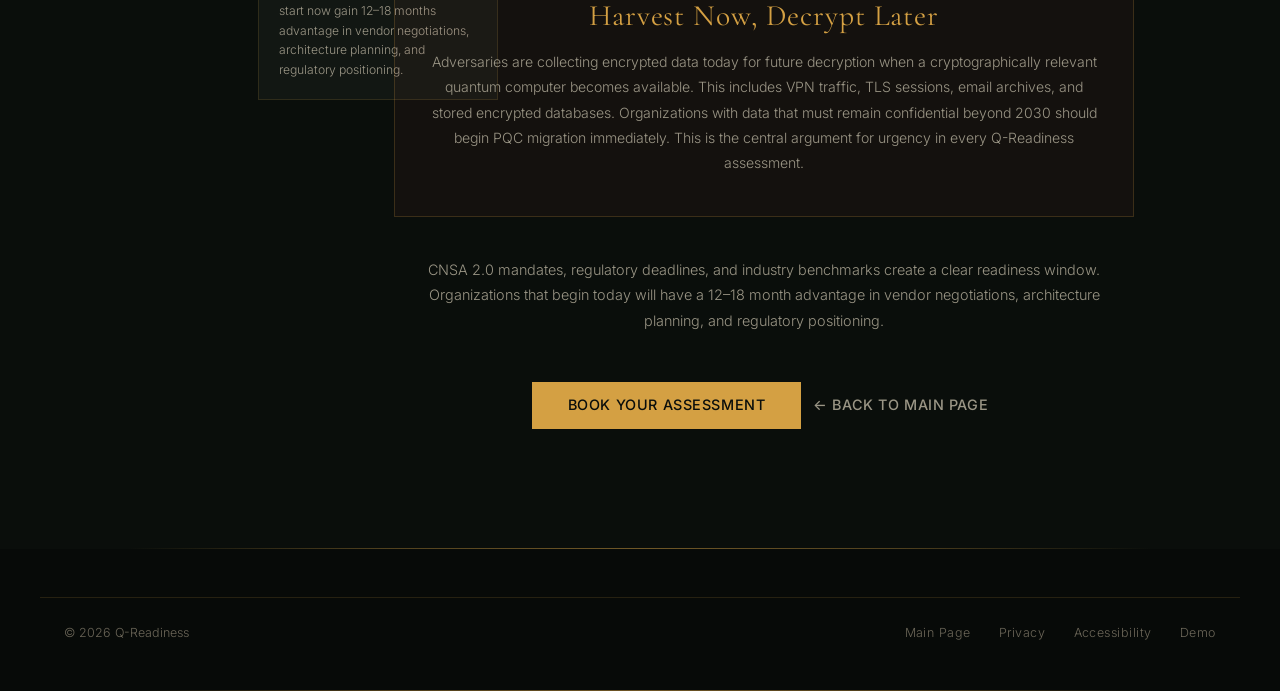
<file: quantum-status.html>
<!DOCTYPE html>
<html lang="en">
<head>
  <meta charset="UTF-8">
  <meta name="viewport" content="width=device-width, initial-scale=1.0">
  <title>Q-Readiness | Quantum Timeline</title>
  <meta name="description" content="Quantum status timeline with live countdown clocks to PQC migration deadlines. Enterprise, defense, CNSA 2.0, and NIST standards timelines.">
  <link rel="stylesheet" href="css/styles.css">
  <script src="js/i18n.js"></script>
  <style>.nav__link { color: var(--color-text); }</style>
</head>
<body>

  <!-- ============================================================
       NAVIGATION — same pattern as index
       ============================================================ -->
  <nav class="nav nav--visible" role="navigation" aria-label="Primary navigation">
    <a href="index.html" class="nav__brand" aria-label="Q-Readiness home">
      <span class="nav__brand-mark">Q</span>
      <span>Q-Readiness</span>
    </a>
    <div class="nav__menu">
      <a href="dashboard.html" class="nav__link">Demo</a>
      <a href="quantum-status.html" class="nav__link">Timeline</a>
      <a href="pricing.html" class="nav__link">Pricing</a>
      <a href="news.html" class="nav__link">News</a>
      <a href="standards.html" class="nav__link">Standards</a>
      <a href="faq.html" class="nav__link">FAQ</a>
      <a href="signup.html" class="nav__link nav__cta btn btn--primary btn--small" style="margin-right:8px;">Sign Up</a>
      <a href="login.html" class="nav__link" style="font-size:0.72rem;">Login</a>
      <select id="langSelect" class="nav__link" aria-label="Select language" style="background:transparent;border:0.5px solid var(--color-border);color:var(--color-text);font-family:var(--font-body);font-size:0.72rem;padding:4px 8px;cursor:pointer;margin-right:8px;" onchange="I18n.switchTo(this.value)"><option value="en">English</option><option value="ja" lang="ja">日本語</option></select>
    </div>
    <button class="hamburger" aria-label="Open menu" aria-expanded="false">
      <span class="hamburger__line"></span>
      <span class="hamburger__line"></span>
      <span class="hamburger__line"></span>
    </button>
  </nav>

  <!-- Mobile overlay -->
  <div class="overlay" role="dialog" aria-modal="true" aria-label="Navigation menu">
    <nav class="overlay__nav">
      <a href="dashboard.html" class="overlay__link">Demo</a>
      <a href="quantum-status.html" class="overlay__link">Timeline</a>
      <a href="news.html" class="overlay__link">News</a>
      <a href="standards.html" class="overlay__link">Standards</a>
      <a href="faq.html" class="overlay__link">FAQ</a>
      <a href="index.html#contact" class="overlay__link overlay__cta btn btn--outline">Book a Call</a>
    </nav>
  </div>

  <!-- ============================================================
       PAGE HEADER — Premium
       ============================================================ -->
  <section class="section section--dark section--grid" style="padding-top:120px;padding-bottom:60px;">
    <div class="container">
      <div class="reveal">
        <h1 class="quantum-page-title">Quantum Timeline</h1>
        <p class="quantum-page-subtitle">Live countdown to critical PQC migration deadlines across regulated enterprise, defense, and national security domains.</p>
      </div>
    </div>
  </section>

  <!-- ============================================================
       LARGE COUNTDOWN CLOCKS (2x2)
       Consistent HTML structure with index.html for JS to parse
       ============================================================ -->
  <section class="section section--darker" style="padding-top:0;">
    <div class="container">
      <div class="clocks-grid clocks-grid--large">
        <!-- Clock 1: Next NIST Standards — 2027-06-01 -->
        <div class="countdown-clock reveal" data-target="2027-06-01T00:00:00">
          <div class="countdown-value">
            <span class="cd-days"><span class="countdown-number">000</span><span class="countdown-unit">Days</span></span>
            <span class="cd-hours"><span class="countdown-number">00</span><span class="countdown-unit">Hrs</span></span>
            <span class="cd-minutes"><span class="countdown-number">00</span><span class="countdown-unit">Min</span></span>
            <span class="cd-seconds"><span class="countdown-number">00</span><span class="countdown-unit">Sec</span></span>
          </div>
          <p class="countdown-label">Next NIST Standards</p>
          <p class="countdown-desc">FN-DSA (FIPS 206) expected to finalize. Additional signature and KEM schemes under consideration for specialized use cases including lightweight IoT and zero-trust architectures.</p>
        </div>
        <!-- Clock 2: Enterprise PQC — 2028-01-01 -->
        <div class="countdown-clock reveal" data-target="2028-01-01T00:00:00">
          <div class="countdown-value">
            <span class="cd-days"><span class="countdown-number">000</span><span class="countdown-unit">Days</span></span>
            <span class="cd-hours"><span class="countdown-number">00</span><span class="countdown-unit">Hrs</span></span>
            <span class="cd-minutes"><span class="countdown-number">00</span><span class="countdown-unit">Min</span></span>
            <span class="cd-seconds"><span class="countdown-number">00</span><span class="countdown-unit">Sec</span></span>
          </div>
          <p class="countdown-label">Enterprise PQC Window</p>
          <p class="countdown-desc">Banks and regulated enterprises begin mandatory migration. Regulatory pressure from OCC, ECB, and MAS expected to align with this window. Early adopters complete pilot migrations.</p>
        </div>
        <!-- Clock 3: Defense Systems — 2030-01-01 -->
        <div class="countdown-clock reveal" data-target="2030-01-01T00:00:00">
          <div class="countdown-value">
            <span class="cd-days"><span class="countdown-number">000</span><span class="countdown-unit">Days</span></span>
            <span class="cd-hours"><span class="countdown-number">00</span><span class="countdown-unit">Hrs</span></span>
            <span class="cd-minutes"><span class="countdown-number">00</span><span class="countdown-unit">Min</span></span>
            <span class="cd-seconds"><span class="countdown-number">00</span><span class="countdown-unit">Sec</span></span>
          </div>
          <p class="countdown-label">Defense Systems Deadline</p>
          <p class="countdown-desc">Government PQC compliance for National Security Systems. CNSA 2.0 mandates in full effect. Early CRQC considered probable by intelligence assessments.</p>
        </div>
        <!-- Clock 4: CNSA 2.0 — 2033-01-01 -->
        <div class="countdown-clock reveal" data-target="2033-01-01T00:00:00">
          <div class="countdown-value">
            <span class="cd-days"><span class="countdown-number">000</span><span class="countdown-unit">Days</span></span>
            <span class="cd-hours"><span class="countdown-number">00</span><span class="countdown-unit">Hrs</span></span>
            <span class="cd-minutes"><span class="countdown-number">00</span><span class="countdown-unit">Min</span></span>
            <span class="cd-seconds"><span class="countdown-number">00</span><span class="countdown-unit">Sec</span></span>
          </div>
          <p class="countdown-label">CNSA 2.0 Compliance</p>
          <p class="countdown-desc">All national security systems fully migrated to PQC-approved algorithms. NSA mandate covers key management, PKI, and software/firmware signing. Harvested data from 2026 at risk.</p>
        </div>
      </div>
    </div>
  </section>

  <!-- ============================================================
       TIMELINE VISUALIZATION — Premium
       ============================================================ -->
  <section class="section section--dark" style="padding-top:60px;">
    <div class="container">
      <h2 class="section-title reveal" style="margin-bottom:24px;">Readiness Timeline</h2>

      <div class="quantum-timeline-viz reveal" id="timeline-viz">
        <div class="quantum-timeline-viz__track">
          <div class="quantum-timeline-viz__progress"></div>
        </div>
        <div class="quantum-timeline-viz__nodes">
          <!-- 2026 — Today -->
          <div class="timeline-node active" data-year="2026">
            <span class="timeline-node__dot"></span>
            <span class="timeline-node__year">2026</span>
            <span class="timeline-node__label">Today &mdash; Start your assessment</span>
            <div class="timeline-node__detail">
              <h4>Q-Readiness Assessment</h4>
              <p>The optimal time to begin your PQC migration. Organizations that start now gain 12&ndash;18 months advantage in vendor negotiations, architecture planning, and regulatory positioning.</p>
            </div>
          </div>
          <!-- 2027 -->
          <div class="timeline-node" data-year="2027">
            <span class="timeline-node__dot"></span>
            <span class="timeline-node__year">2027</span>
            <span class="timeline-node__label">NIST finalizes additional standards</span>
            <div class="timeline-node__detail">
              <h4>FN-DSA Finalization</h4>
              <p>FIPS 206 (FN-DSA) expected to finalize. CNSA 2.0 commercial deadlines begin to crystallize. Early adopters complete pilot migrations.</p>
            </div>
          </div>
          <!-- 2028 -->
          <div class="timeline-node" data-year="2028">
            <span class="timeline-node__dot"></span>
            <span class="timeline-node__year">2028</span>
            <span class="timeline-node__label">Enterprise migration begins</span>
            <div class="timeline-node__detail">
              <h4>Regulated Enterprise Window</h4>
              <p>Banks, insurers, and critical infrastructure providers begin mandatory PQC migration under regulatory pressure. OCC, ECB, and MAS expected to issue formal guidance.</p>
            </div>
          </div>
          <!-- 2030 -->
          <div class="timeline-node" data-year="2030">
            <span class="timeline-node__dot"></span>
            <span class="timeline-node__year">2030</span>
            <span class="timeline-node__label">Defense systems compliance</span>
            <div class="timeline-node__detail">
              <h4>Government Compliance</h4>
              <p>National Security Systems must be CNSA 2.0 compliant. Early CRQC considered probable by intelligence assessments.</p>
            </div>
          </div>
          <!-- 2033 -->
          <div class="timeline-node" data-year="2033">
            <span class="timeline-node__dot"></span>
            <span class="timeline-node__year">2033</span>
            <span class="timeline-node__label">Full CNSA 2.0 compliance</span>
            <div class="timeline-node__detail">
              <h4>Widespread PQC Adoption</h4>
              <p>All national security systems fully migrated. Widespread CRQC availability presumed. Current PKI infrastructure is considered broken.</p>
            </div>
          </div>
        </div>
      </div>

      <!-- HNDL Callout -->
      <div class="hndl-callout reveal">
        <h3>Harvest Now, Decrypt Later</h3>
        <p>Adversaries are collecting encrypted data today for future decryption when a cryptographically relevant quantum computer becomes available. This includes VPN traffic, TLS sessions, email archives, and stored encrypted databases. Organizations with data that must remain confidential beyond 2030 should begin PQC migration immediately. This is the central argument for urgency in every Q-Readiness assessment.</p>
      </div>

      <p class="quantum-context reveal">CNSA 2.0 mandates, regulatory deadlines, and industry benchmarks create a clear readiness window. Organizations that begin today will have a 12&ndash;18 month advantage in vendor negotiations, architecture planning, and regulatory positioning.</p>

      <div class="reveal" style="text-align:center;margin-top:48px;">
        <a href="index.html#contact" class="btn btn--primary">Book Your Assessment</a>
        <a href="index.html" class="btn btn--text">&larr; Back to Main Page</a>
      </div>
    </div>
  </section>

  <!-- Footer -->
  <section class="section section--darker" style="padding:48px 0;">
    <div class="container" style="padding-top:24px;border-top:0.5px solid var(--color-border);">
      <footer class="footer">
        <span>&copy; 2026 Q-Readiness</span>
        <div class="footer__links">
          <a href="index.html">Main Page</a>
          <a href="index.html#contact">Privacy</a>
          <a href="index.html#contact">Accessibility</a>
          <a href="dashboard.html">Demo</a>
        </div>
      </footer>
    </div>
  </section>

  <button class="scroll-top-btn" id="scrollTopBtn" aria-label="Scroll to top">&uarr;</button>

  <script src="js/main.js"></script>
</body>
</html>
</file>
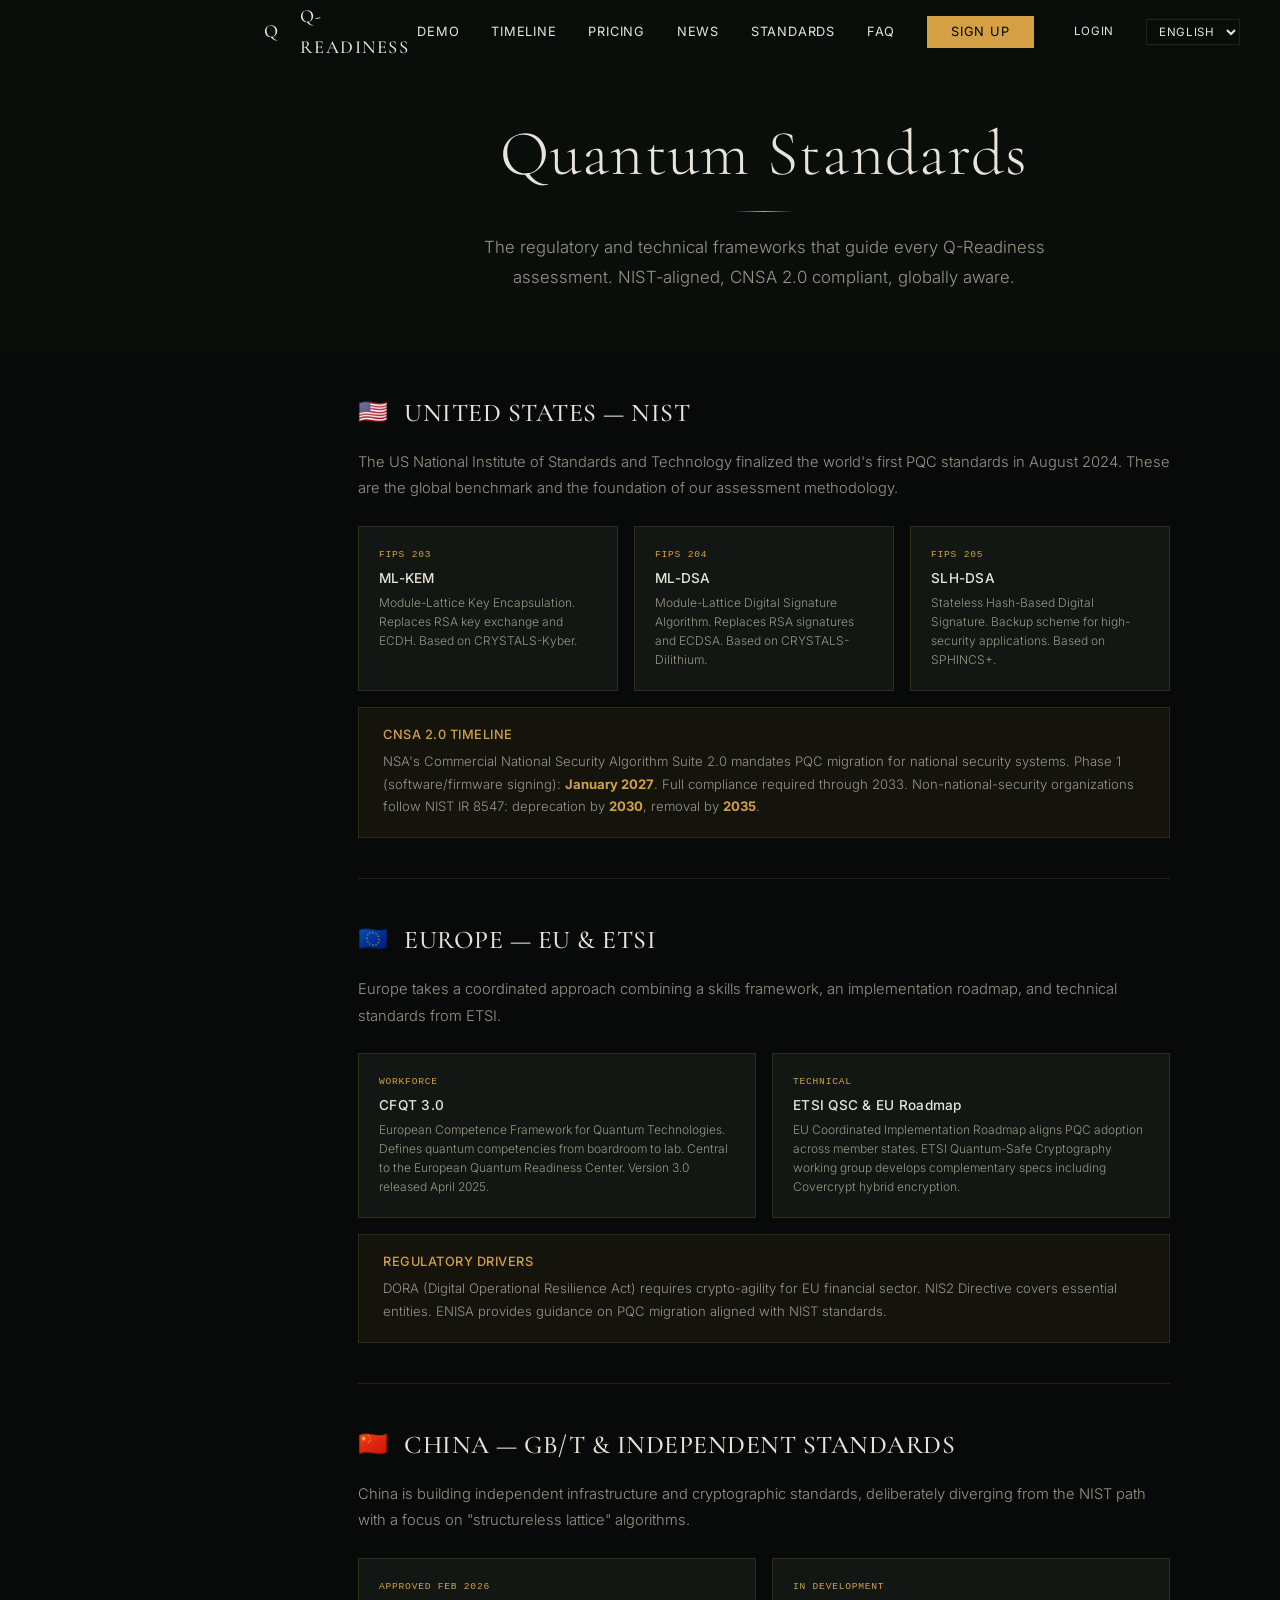
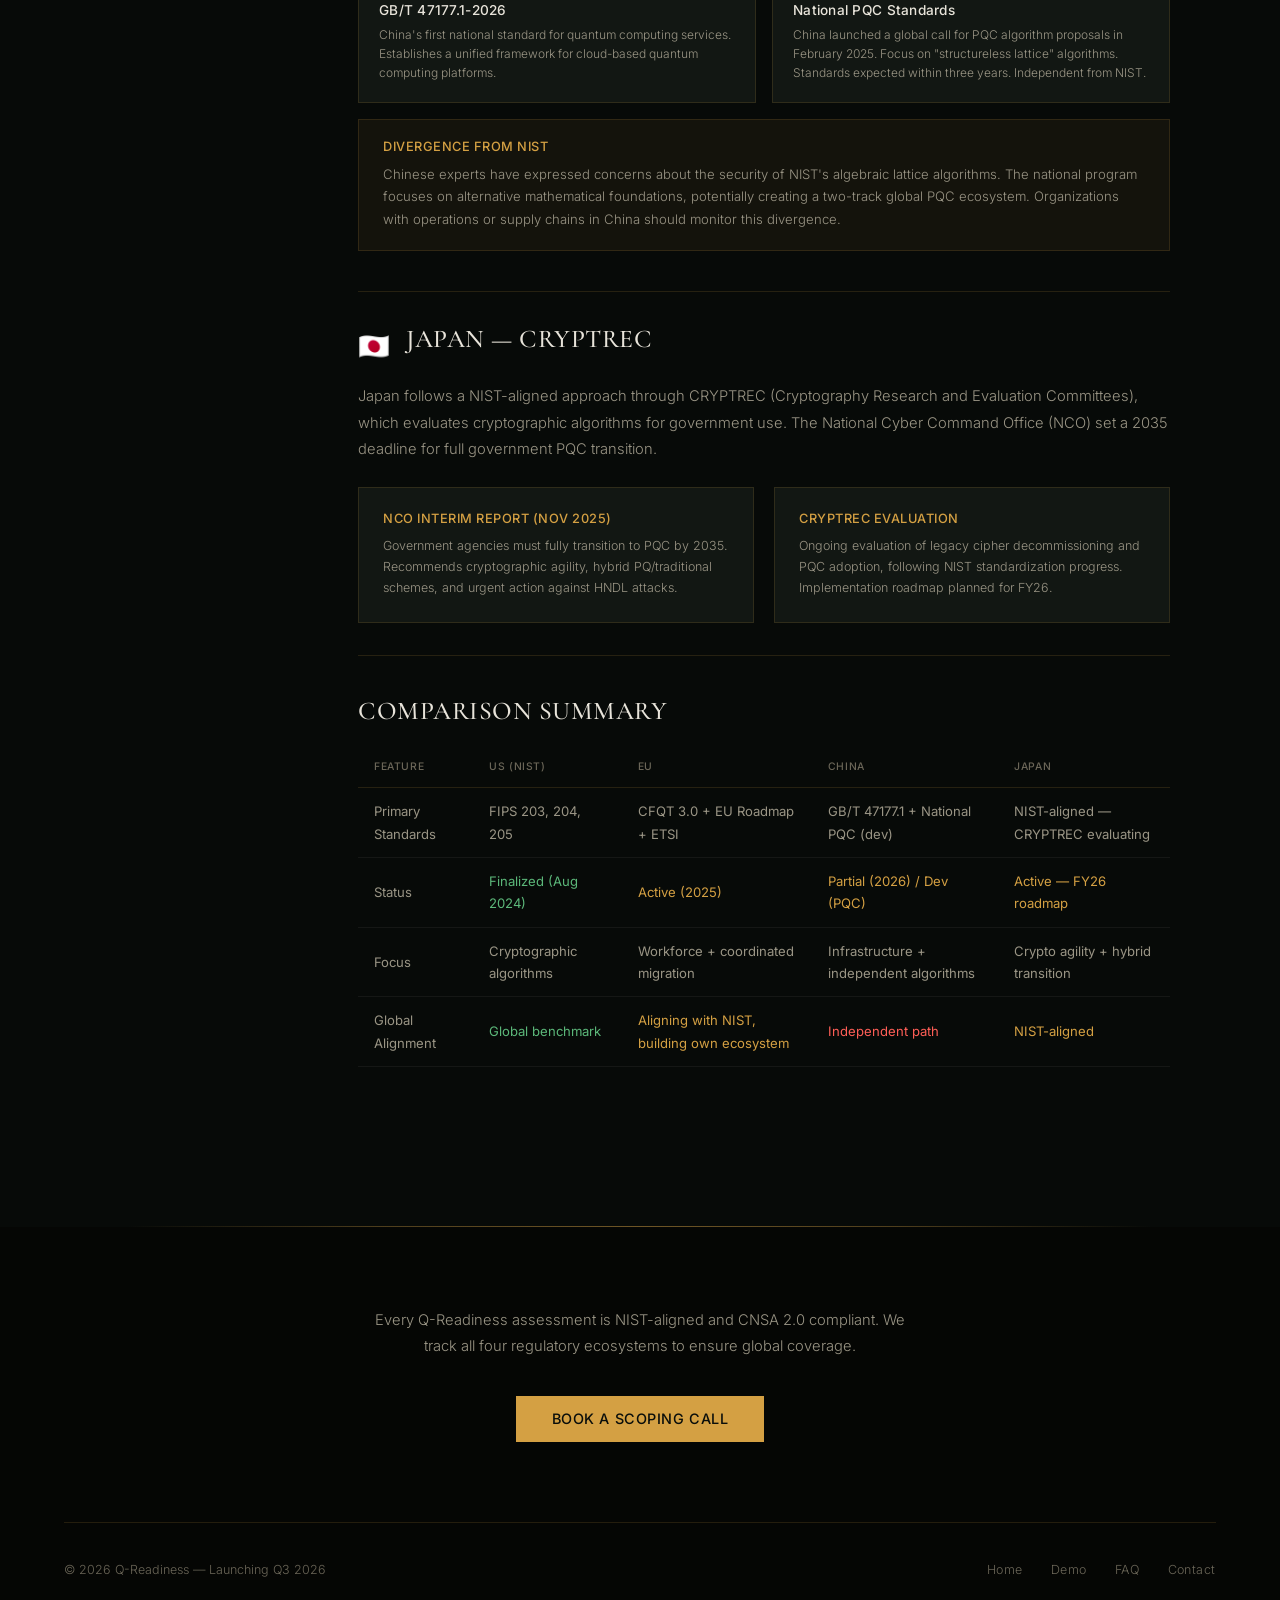
<file: standards.html>
<!DOCTYPE html>
<html lang="en">
<head>
  <meta charset="UTF-8">
  <meta name="viewport" content="width=device-width, initial-scale=1.0">
  <title>Q-Readiness | Quantum Standards</title>
  <meta name="description" content="Quantum readiness standards we follow: NIST FIPS 203/204/205, CNSA 2.0, EU CFQT, ETSI QSC, China GB/T 47177. NIST-aligned methodology">
  <link rel="stylesheet" href="css/styles.css">
  <script src="js/i18n.js"></script>
  <style>.nav__link { color: var(--color-text); }</style>
  <script type="application/ld+json">
  {
    "@context": "https://schema.org",
    "@type": "TechArticle",
    "headline": "Quantum Readiness Standards — Q-Readiness",
    "description": "Comprehensive reference for quantum readiness standards: NIST FIPS 203/204/205, CNSA 2.0, EU CFQT, ETSI, China GB/T 47177.",
    "datePublished": "2026-06-02",
    "dateModified": "2026-06-02",
    "author": { "@type": "Organization", "name": "Q-Readiness" }
  }
  </script>
</head>
<body>
  <a href="#standards-main" class="skip-link">Skip to content</a>
  <nav class="nav nav--visible nav--solid" role="navigation">
    <a href="index.html" class="nav__brand"><span class="nav__brand-mark">Q</span><span>Q-Readiness</span></a>
    <div class="nav__menu">
      <a href="dashboard.html" class="nav__link">Demo</a>
      <a href="quantum-status.html" class="nav__link">Timeline</a>
      <a href="pricing.html" class="nav__link">Pricing</a>
      <a href="news.html" class="nav__link">News</a>
      <a href="standards.html" class="nav__link">Standards</a>
      <a href="faq.html" class="nav__link">FAQ</a>
      <a href="signup.html" class="nav__link nav__cta btn btn--primary btn--small" style="margin-right:8px;">Sign Up</a>
      <a href="login.html" class="nav__link" style="font-size:0.72rem;">Login</a>
      <select id="langSelect" class="nav__link" aria-label="Select language" style="background:transparent;border:0.5px solid var(--color-border);color:var(--color-text);font-family:var(--font-body);font-size:0.72rem;padding:4px 8px;cursor:pointer;margin-right:8px;" onchange="I18n.switchTo(this.value)"><option value="en">English</option><option value="ja" lang="ja">日本語</option></select>
    </div>
    <button class="hamburger" aria-label="Open menu" aria-expanded="false">
      <span class="hamburger__line"></span><span class="hamburger__line"></span><span class="hamburger__line"></span>
    </button>
  </nav>
  <div class="overlay" role="dialog" aria-modal="true">
    <nav class="overlay__nav">
      <a href="dashboard.html" class="overlay__link">Demo</a>
      <a href="quantum-status.html" class="overlay__link">Timeline</a>
      <a href="news.html" class="overlay__link">News</a>
      <a href="standards.html" class="overlay__link">Standards</a>
      <a href="faq.html" class="overlay__link">FAQ</a>
      <a href="index.html#contact" class="overlay__link overlay__cta btn btn--outline">Book a Call</a>
    </nav>
  </div>

  <main id="standards-main">
    <section class="section section--dark section--grid" style="padding-top:120px;padding-bottom:60px;">
      <div class="container">
        <h1 class="quantum-page-title">Quantum Standards</h1>
        <p class="quantum-page-subtitle">The regulatory and technical frameworks that guide every Q-Readiness assessment. NIST-aligned, CNSA 2.0 compliant, globally aware.</p>
      </div>
    </section>

    <section class="section section--darker" style="padding-top:0;">
      <div class="container" style="max-width:860px;">

        <!-- US -->
        <div class="reveal" style="padding:40px 0;border-bottom:0.5px solid var(--color-border);">
          <div style="display:flex;align-items:center;gap:16px;margin-bottom:16px;">
            <span style="font-size:1.5rem;">&#127482;&#127480;</span>
            <h2 style="font-family:var(--font-display);font-size:1.6rem;font-weight:500;color:var(--color-text);margin:0;">United States &mdash; NIST</h2>
          </div>
          <p style="font-size:0.92rem;color:var(--color-text-dim);line-height:1.8;font-weight:300;margin-bottom:24px;">The US National Institute of Standards and Technology finalized the world's first PQC standards in August 2024. These are the global benchmark and the foundation of our assessment methodology.</p>

          <div style="display:grid;grid-template-columns:repeat(3,1fr);gap:16px;margin-bottom:16px;">
            <div style="background:var(--color-surface);border:0.5px solid var(--color-border);padding:20px;">
              <div style="font-family:var(--font-mono);font-size:0.6rem;letter-spacing:0.08em;color:var(--color-accent);text-transform:uppercase;margin-bottom:8px;">FIPS 203</div>
              <h4 style="font-family:var(--font-body);font-size:0.85rem;font-weight:500;color:var(--color-text);margin-bottom:6px;">ML-KEM</h4>
              <p style="font-size:0.75rem;color:var(--color-text-dim);line-height:1.6;font-weight:300;">Module-Lattice Key Encapsulation. Replaces RSA key exchange and ECDH. Based on CRYSTALS-Kyber.</p>
            </div>
            <div style="background:var(--color-surface);border:0.5px solid var(--color-border);padding:20px;">
              <div style="font-family:var(--font-mono);font-size:0.6rem;letter-spacing:0.08em;color:var(--color-accent);text-transform:uppercase;margin-bottom:8px;">FIPS 204</div>
              <h4 style="font-family:var(--font-body);font-size:0.85rem;font-weight:500;color:var(--color-text);margin-bottom:6px;">ML-DSA</h4>
              <p style="font-size:0.75rem;color:var(--color-text-dim);line-height:1.6;font-weight:300;">Module-Lattice Digital Signature Algorithm. Replaces RSA signatures and ECDSA. Based on CRYSTALS-Dilithium.</p>
            </div>
            <div style="background:var(--color-surface);border:0.5px solid var(--color-border);padding:20px;">
              <div style="font-family:var(--font-mono);font-size:0.6rem;letter-spacing:0.08em;color:var(--color-accent);text-transform:uppercase;margin-bottom:8px;">FIPS 205</div>
              <h4 style="font-family:var(--font-body);font-size:0.85rem;font-weight:500;color:var(--color-text);margin-bottom:6px;">SLH-DSA</h4>
              <p style="font-size:0.75rem;color:var(--color-text-dim);line-height:1.6;font-weight:300;">Stateless Hash-Based Digital Signature. Backup scheme for high-security applications. Based on SPHINCS+.</p>
            </div>
          </div>

          <div style="background:var(--color-accent-subtle);border:0.5px solid var(--color-border);padding:20px 24px;">
            <h4 style="font-family:var(--font-body);font-size:0.8rem;font-weight:500;color:var(--color-accent);letter-spacing:0.04em;text-transform:uppercase;margin-bottom:8px;">CNSA 2.0 Timeline</h4>
            <p style="font-size:0.82rem;color:var(--color-text-dim);line-height:1.7;font-weight:300;">NSA's Commercial National Security Algorithm Suite 2.0 mandates PQC migration for national security systems. Phase 1 (software/firmware signing): <strong style="color:var(--color-accent);">January 2027</strong>. Full compliance required through 2033. Non-national-security organizations follow NIST IR 8547: deprecation by <strong style="color:var(--color-accent);">2030</strong>, removal by <strong style="color:var(--color-accent);">2035</strong>.</p>
          </div>
        </div>

        <!-- EU -->
        <div class="reveal" style="padding:40px 0;border-bottom:0.5px solid var(--color-border);">
          <div style="display:flex;align-items:center;gap:16px;margin-bottom:16px;">
            <span style="font-size:1.5rem;">&#127466;&#127482;</span>
            <h2 style="font-family:var(--font-display);font-size:1.6rem;font-weight:500;color:var(--color-text);margin:0;">Europe &mdash; EU &amp; ETSI</h2>
          </div>
          <p style="font-size:0.92rem;color:var(--color-text-dim);line-height:1.8;font-weight:300;margin-bottom:24px;">Europe takes a coordinated approach combining a skills framework, an implementation roadmap, and technical standards from ETSI.</p>

          <div style="display:grid;grid-template-columns:1fr 1fr;gap:16px;margin-bottom:16px;">
            <div style="background:var(--color-surface);border:0.5px solid var(--color-border);padding:20px;">
              <div style="font-family:var(--font-mono);font-size:0.6rem;letter-spacing:0.08em;color:var(--color-accent);text-transform:uppercase;margin-bottom:8px;">Workforce</div>
              <h4 style="font-family:var(--font-body);font-size:0.85rem;font-weight:500;color:var(--color-text);margin-bottom:6px;">CFQT 3.0</h4>
              <p style="font-size:0.75rem;color:var(--color-text-dim);line-height:1.6;font-weight:300;">European Competence Framework for Quantum Technologies. Defines quantum competencies from boardroom to lab. Central to the European Quantum Readiness Center. Version 3.0 released April 2025.</p>
            </div>
            <div style="background:var(--color-surface);border:0.5px solid var(--color-border);padding:20px;">
              <div style="font-family:var(--font-mono);font-size:0.6rem;letter-spacing:0.08em;color:var(--color-accent);text-transform:uppercase;margin-bottom:8px;">Technical</div>
              <h4 style="font-family:var(--font-body);font-size:0.85rem;font-weight:500;color:var(--color-text);margin-bottom:6px;">ETSI QSC &amp; EU Roadmap</h4>
              <p style="font-size:0.75rem;color:var(--color-text-dim);line-height:1.6;font-weight:300;">EU Coordinated Implementation Roadmap aligns PQC adoption across member states. ETSI Quantum-Safe Cryptography working group develops complementary specs including Covercrypt hybrid encryption.</p>
            </div>
          </div>

          <div style="background:var(--color-accent-subtle);border:0.5px solid var(--color-border);padding:20px 24px;">
            <h4 style="font-family:var(--font-body);font-size:0.8rem;font-weight:500;color:var(--color-accent);letter-spacing:0.04em;text-transform:uppercase;margin-bottom:8px;">Regulatory Drivers</h4>
            <p style="font-size:0.82rem;color:var(--color-text-dim);line-height:1.7;font-weight:300;">DORA (Digital Operational Resilience Act) requires crypto-agility for EU financial sector. NIS2 Directive covers essential entities. ENISA provides guidance on PQC migration aligned with NIST standards.</p>
          </div>
        </div>

        <!-- China -->
        <div class="reveal" style="padding:40px 0;border-bottom:0.5px solid var(--color-border);">
          <div style="display:flex;align-items:center;gap:16px;margin-bottom:16px;">
            <span style="font-size:1.5rem;">&#127464;&#127475;</span>
            <h2 style="font-family:var(--font-display);font-size:1.6rem;font-weight:500;color:var(--color-text);margin:0;">China &mdash; GB/T &amp; Independent Standards</h2>
          </div>
          <p style="font-size:0.92rem;color:var(--color-text-dim);line-height:1.8;font-weight:300;margin-bottom:24px;">China is building independent infrastructure and cryptographic standards, deliberately diverging from the NIST path with a focus on "structureless lattice" algorithms.</p>

          <div style="display:grid;grid-template-columns:1fr 1fr;gap:16px;margin-bottom:16px;">
            <div style="background:var(--color-surface);border:0.5px solid var(--color-border);padding:20px;">
              <div style="font-family:var(--font-mono);font-size:0.6rem;letter-spacing:0.08em;color:var(--color-accent);text-transform:uppercase;margin-bottom:8px;">Approved Feb 2026</div>
              <h4 style="font-family:var(--font-body);font-size:0.85rem;font-weight:500;color:var(--color-text);margin-bottom:6px;">GB/T 47177.1-2026</h4>
              <p style="font-size:0.75rem;color:var(--color-text-dim);line-height:1.6;font-weight:300;">China's first national standard for quantum computing services. Establishes a unified framework for cloud-based quantum computing platforms.</p>
            </div>
            <div style="background:var(--color-surface);border:0.5px solid var(--color-border);padding:20px;">
              <div style="font-family:var(--font-mono);font-size:0.6rem;letter-spacing:0.08em;color:var(--color-accent);text-transform:uppercase;margin-bottom:8px;">In Development</div>
              <h4 style="font-family:var(--font-body);font-size:0.85rem;font-weight:500;color:var(--color-text);margin-bottom:6px;">National PQC Standards</h4>
              <p style="font-size:0.75rem;color:var(--color-text-dim);line-height:1.6;font-weight:300;">China launched a global call for PQC algorithm proposals in February 2025. Focus on "structureless lattice" algorithms. Standards expected within three years. Independent from NIST.</p>
            </div>
          </div>

          <div style="background:var(--color-accent-subtle);border:0.5px solid var(--color-border);padding:20px 24px;">
            <h4 style="font-family:var(--font-body);font-size:0.8rem;font-weight:500;color:var(--color-accent);letter-spacing:0.04em;text-transform:uppercase;margin-bottom:8px;">Divergence from NIST</h4>
            <p style="font-size:0.82rem;color:var(--color-text-dim);line-height:1.7;font-weight:300;">Chinese experts have expressed concerns about the security of NIST's algebraic lattice algorithms. The national program focuses on alternative mathematical foundations, potentially creating a two-track global PQC ecosystem. Organizations with operations or supply chains in China should monitor this divergence.</p>
          </div>
        </div>

        <!-- Japan -->
        <div class="reveal" style="padding:32px 0;border-bottom:0.5px solid var(--color-border);">
          <div style="display:flex;align-items:flex-start;gap:16px;margin-bottom:16px;">
            <span style="font-size:1.6rem;flex-shrink:0;">🇯🇵</span>
            <h2 style="font-family:var(--font-display);font-size:1.6rem;font-weight:500;color:var(--color-text);margin:0;">Japan — CRYPTREC</h2>
          </div>
          <p style="font-size:0.92rem;color:var(--color-text-dim);line-height:1.8;font-weight:300;margin-bottom:24px;">Japan follows a NIST-aligned approach through CRYPTREC (Cryptography Research and Evaluation Committees), which evaluates cryptographic algorithms for government use. The National Cyber Command Office (NCO) set a 2035 deadline for full government PQC transition.</p>
          <div class="reveal" style="display:grid;grid-template-columns:repeat(2,1fr);gap:20px;">
            <div style="background:var(--color-surface);border:0.5px solid var(--color-border);padding:24px;">
              <h4 style="font-family:var(--font-body);font-size:0.8rem;font-weight:500;color:var(--color-accent);letter-spacing:0.04em;text-transform:uppercase;margin-bottom:8px;">NCO Interim Report (Nov 2025)</h4>
              <p style="font-size:0.78rem;color:var(--color-text-dim);line-height:1.7;font-weight:300;">Government agencies must fully transition to PQC by 2035. Recommends cryptographic agility, hybrid PQ/traditional schemes, and urgent action against HNDL attacks.</p>
            </div>
            <div style="background:var(--color-surface);border:0.5px solid var(--color-border);padding:24px;">
              <h4 style="font-family:var(--font-body);font-size:0.8rem;font-weight:500;color:var(--color-accent);letter-spacing:0.04em;text-transform:uppercase;margin-bottom:8px;">CRYPTREC Evaluation</h4>
              <p style="font-size:0.78rem;color:var(--color-text-dim);line-height:1.7;font-weight:300;">Ongoing evaluation of legacy cipher decommissioning and PQC adoption, following NIST standardization progress. Implementation roadmap planned for FY26.</p>
            </div>
          </div>
        </div>

        <!-- Comparison table -->
        <div class="reveal" style="padding:40px 0;">
          <h2 style="font-family:var(--font-display);font-size:1.6rem;font-weight:500;color:var(--color-text);margin-bottom:20px;">Comparison Summary</h2>
          <div style="overflow-x:auto;">
            <table style="width:100%;border-collapse:collapse;font-size:0.82rem;">
              <thead><tr><th style="font-size:0.65rem;font-weight:500;letter-spacing:0.06em;text-transform:uppercase;color:var(--color-text-muted);text-align:left;padding:12px 16px;border-bottom:1px solid var(--color-border);">Feature</th><th style="font-size:0.65rem;font-weight:500;letter-spacing:0.06em;text-transform:uppercase;color:var(--color-text-muted);text-align:left;padding:12px 16px;border-bottom:1px solid var(--color-border);">US (NIST)</th><th style="font-size:0.65rem;font-weight:500;letter-spacing:0.06em;text-transform:uppercase;color:var(--color-text-muted);text-align:left;padding:12px 16px;border-bottom:1px solid var(--color-border);">EU</th><th style="font-size:0.65rem;font-weight:500;letter-spacing:0.06em;text-transform:uppercase;color:var(--color-text-muted);text-align:left;padding:12px 16px;border-bottom:1px solid var(--color-border);">China</th><th style="font-size:0.65rem;font-weight:500;letter-spacing:0.06em;text-transform:uppercase;color:var(--color-text-muted);text-align:left;padding:12px 16px;border-bottom:1px solid var(--color-border);">Japan</th></tr></thead>
              <tbody>
                <tr><td style="padding:12px 16px;border-bottom:0.5px solid var(--color-border-light);color:var(--color-text-dim);">Primary Standards</td><td style="padding:12px 16px;border-bottom:0.5px solid var(--color-border-light);color:var(--color-text-dim);">FIPS 203, 204, 205</td><td style="padding:12px 16px;border-bottom:0.5px solid var(--color-border-light);color:var(--color-text-dim);">CFQT 3.0 + EU Roadmap + ETSI</td><td style="padding:12px 16px;border-bottom:0.5px solid var(--color-border-light);color:var(--color-text-dim);">GB/T 47177.1 + National PQC (dev)</td><td style="padding:12px 16px;border-bottom:0.5px solid var(--color-border-light);color:var(--color-text-dim);">NIST-aligned — CRYPTREC evaluating</td></tr>
                <tr><td style="padding:12px 16px;border-bottom:0.5px solid var(--color-border-light);color:var(--color-text-dim);">Status</td><td style="padding:12px 16px;border-bottom:0.5px solid var(--color-border-light);color:var(--color-green);">Finalized (Aug 2024)</td><td style="padding:12px 16px;border-bottom:0.5px solid var(--color-border-light);color:var(--color-accent);">Active (2025)</td><td style="padding:12px 16px;border-bottom:0.5px solid var(--color-border-light);color:var(--color-accent);">Partial (2026) / Dev (PQC)</td><td style="padding:12px 16px;border-bottom:0.5px solid var(--color-border-light);color:var(--color-accent);">Active — FY26 roadmap</td></tr>
                <tr><td style="padding:12px 16px;border-bottom:0.5px solid var(--color-border-light);color:var(--color-text-dim);">Focus</td><td style="padding:12px 16px;border-bottom:0.5px solid var(--color-border-light);color:var(--color-text-dim);">Cryptographic algorithms</td><td style="padding:12px 16px;border-bottom:0.5px solid var(--color-border-light);color:var(--color-text-dim);">Workforce + coordinated migration</td><td style="padding:12px 16px;border-bottom:0.5px solid var(--color-border-light);color:var(--color-text-dim);">Infrastructure + independent algorithms</td><td style="padding:12px 16px;border-bottom:0.5px solid var(--color-border-light);color:var(--color-text-dim);">Crypto agility + hybrid transition</td></tr>
                <tr><td style="padding:12px 16px;border-bottom:0.5px solid var(--color-border-light);color:var(--color-text-dim);">Global Alignment</td><td style="padding:12px 16px;border-bottom:0.5px solid var(--color-border-light);color:var(--color-green);">Global benchmark</td><td style="padding:12px 16px;border-bottom:0.5px solid var(--color-border-light);color:var(--color-accent);">Aligning with NIST, building own ecosystem</td><td style="padding:12px 16px;border-bottom:0.5px solid var(--color-border-light);color:#FF5F57;">Independent path</td><td style="padding:12px 16px;border-bottom:0.5px solid var(--color-border-light);color:var(--color-accent);">NIST-aligned</td></tr>
              </tbody>
            </table>
          </div>
        </div>

      </div>
    </section>

    <section class="section section--deep" style="padding:80px 0;">
      <div class="container">
        <div style="text-align:center;">
          <p style="font-size:0.92rem;color:var(--color-text-dim);max-width:560px;margin:0 auto 36px;font-weight:300;line-height:1.8;">Every Q-Readiness assessment is NIST-aligned and CNSA 2.0 compliant. We track all four regulatory ecosystems to ensure global coverage.</p>
          <a href="index.html#contact" class="btn btn--primary">Book a Scoping Call</a>
        </div>
        <div style="margin-top:80px;padding-top:36px;border-top:0.5px solid var(--color-border);">
          <footer class="footer">
            <span>&copy; 2026 Q-Readiness &mdash; Launching Q3 2026</span>
            <div class="footer__links">
              <a href="index.html">Home</a>
              <a href="dashboard.html">Demo</a>
              <a href="faq.html">FAQ</a>
              <a href="index.html#contact">Contact</a>
            </div>
          </footer>
        </div>
      </div>
    </section>
  </main>

  <button class="scroll-top-btn" id="scrollTopBtn" aria-label="Scroll to top">&uarr;</button>
  <script src="js/main.js"></script>
</body>
</html>
</file>
<file: css/styles.css>
/* ============================================================
   Q-Readiness — Variant 3 Premium (Luxury Edition)
   Complete Design System — Refined Typography, Sophisticated
   Motion, Luxury Details
   ============================================================ */

/* ----------------------------------------
   Font Import
   ---------------------------------------- */
@import url('https://fonts.googleapis.com/css2?family=Cormorant+Garamond:ital,wght@0,300;0,400;0,500;0,600;0,700;1,300;1,400;1,500&family=Inter:wght@300;400;500;600;700;800;900&display=swap');

/* ----------------------------------------
   Custom Properties
   ---------------------------------------- */
:root {
  --color-base: #0A0E0B;
  --color-base-alt: #070A08;
  --color-base-deep: #050604;
  --color-surface: #121713;
  --color-surface-light: #1A201B;
  --color-accent: #D4A043;
  --color-accent-dim: #A67C2E;
  --color-accent-subtle: rgba(212, 160, 67, 0.06);
  --color-green: #5CB87A;
  --color-border: rgba(212, 160, 67, 0.15);
  --color-border-light: rgba(232, 228, 218, 0.06);
  --color-border-divider: rgba(212, 160, 67, 0.2);
  --color-text: #E8E4DA;
  --color-text-dim: #9A9585;
  --color-text-muted: #6B6658;
  --color-white: rgba(232, 228, 218, 0.95);

  --font-display: 'Cormorant Garamond', 'Georgia', serif;
  --font-display-alt: 'Cormorant Garamond', 'Georgia', serif;
  --font-body: 'Inter', -apple-system, BlinkMacSystemFont, sans-serif;
  --font-mono: 'SF Mono', 'Fira Code', 'Cascadia Code', monospace;

  --luxury-curve: cubic-bezier(0.65, 0, 0.35, 1);

  --radius-sm: 4px;
  --radius-md: 8px;
  --radius-lg: 12px;

  --transition-base: 0.4s var(--luxury-curve);
  --transition-slow: 0.7s var(--luxury-curve);
  --transition-reveal: 0.7s var(--luxury-curve);

  --max-width: 1200px;
  --nav-height: 64px;
}

@media (prefers-reduced-motion: reduce) {
  :root {
    --transition-base: 0s;
    --transition-slow: 0s;
    --transition-reveal: 0s;
  }
  html { scroll-behavior: auto; }
  .reveal, .reveal--left, .reveal--right {
    opacity: 1 !important;
    transform: none !important;
    transition: none !important;
  }
  .dashboard-bar__fill { width: 100% !important; }
  .quantum-timeline-viz__progress { width: 100% !important; }
  .nav { transform: translateY(0) !important; }
  .side-rail { transition: none !important; }
  .side-rail__card { transition: none !important; }
  .countdown-clock:hover, .news-card:hover, .evaluate-card:hover { transform: none !important; }
  .countdown-number { transition: none !important; }
}

/* ----------------------------------------
   Reset & Base
   ---------------------------------------- */
*, *::before, *::after { margin: 0; padding: 0; box-sizing: border-box; }

html {
  scroll-behavior: smooth;
  -webkit-font-smoothing: antialiased;
  -moz-osx-font-smoothing: grayscale;
}

body {
  font-family: var(--font-body);
  font-size: 16px;
  line-height: 1.7;
  color: var(--color-text);
  background-color: var(--color-base);
  overflow-x: hidden;
}

img { max-width: 100%; display: block; }
a { color: var(--color-accent); text-decoration: none; transition: color var(--transition-base); }
a:hover { color: var(--color-text); }
ul { list-style: none; }

::selection {
  background: var(--color-accent);
  color: var(--color-base);
}

/* Scrollbar refinement */
::-webkit-scrollbar { width: 6px; }
::-webkit-scrollbar-track { background: var(--color-base); }
::-webkit-scrollbar-thumb { background: var(--color-border); border-radius: 3px; }
::-webkit-scrollbar-thumb:hover { background: var(--color-accent-dim); }

/* ----------------------------------------
   Typography — Premium Serif for Headings
   ---------------------------------------- */
h1, h2, h3, h4, h5, h6 {
  font-family: var(--font-display);
  font-weight: 500;
  line-height: 1.15;
  letter-spacing: -0.01em;
}

h1 {
  font-size: clamp(3rem, 6vw, 6rem);
  font-weight: 300;
  letter-spacing: -0.02em;
  line-height: 1.05;
}
h2 {
  font-size: clamp(2rem, 4.5vw, 3.5rem);
  font-weight: 400;
  letter-spacing: 0.02em;
  text-transform: uppercase;
}
h3 {
  font-size: clamp(1.35rem, 2.5vw, 1.85rem);
  font-weight: 500;
}
h4 {
  font-size: 1.125rem;
  font-weight: 600;
  font-family: var(--font-body);
  letter-spacing: 0.02em;
}

.section-title {
  margin-bottom: 16px;
  text-align: center;
}
.section-title::after {
  content: '';
  display: block;
  width: 60px;
  height: 1px;
  margin: 20px auto 0;
  background: var(--color-accent);
  opacity: 0.4;
}

.section-subtitle {
  color: var(--color-text-dim);
  font-size: 1.05rem;
  max-width: 660px;
  margin: 0 auto 56px;
  text-align: center;
  line-height: 1.7;
  font-weight: 300;
}

.accent-text { color: var(--color-accent); }
.green-text { color: var(--color-green); }

/* ----------------------------------------
   Layout
   ---------------------------------------- */
.container {
  max-width: var(--max-width);
  margin: 0 auto;
  padding: 0 24px;
  position: relative;
  z-index: 1;
}

.section {
  position: relative;
  padding: 120px 0;
  overflow: hidden;
}

/* Premium gold divider between sections */
.section::after {
  content: '';
  position: absolute;
  bottom: 0;
  left: 10%;
  right: 10%;
  height: 0.5px;
  background: linear-gradient(90deg,
    transparent,
    rgba(212, 160, 67, 0.35),
    rgba(212, 160, 67, 0.5),
    rgba(212, 160, 67, 0.35),
    transparent
  );
  z-index: 2;
  pointer-events: none;
}
.section:last-child::after { display: none; }

/* Section background variants */
.section--dark { background-color: var(--color-base); }
.section--darker { background-color: var(--color-base-alt); }
.section--deep { background-color: var(--color-base-deep); }

/* Subtle grid pattern for hero */
.section--grid {
  background-image: radial-gradient(circle, rgba(212, 160, 67, 0.04) 1px, transparent 1px);
  background-size: 48px 48px;
}

/* Diagonal stripe — very subtle */
.section--striped::before {
  content: '';
  position: absolute;
  top: 0; left: 0; right: 0; bottom: 0;
  background: repeating-linear-gradient(-45deg,
    transparent, transparent 120px,
    rgba(212, 160, 67, 0.012) 120px, rgba(212, 160, 67, 0.012) 121px);
  pointer-events: none;
  z-index: 0;
}

/* Radial glow for hero */
.section--glow::before {
  content: '';
  position: absolute;
  top: -30%;
  left: 50%;
  transform: translateX(-50%);
  width: 1200px;
  height: 1200px;
  background: radial-gradient(circle, rgba(212, 160, 67, 0.04) 0%, transparent 65%);
  pointer-events: none;
  z-index: 0;
}

/* Inner glow for hero — premium effect */
.hero::before {
  content: '';
  position: absolute;
  top: 40%;
  left: 50%;
  transform: translate(-50%, -50%);
  width: 800px;
  height: 800px;
  background: radial-gradient(circle, rgba(212, 160, 67, 0.03) 0%, transparent 60%);
  pointer-events: none;
  z-index: 0;
}

/* Varied section padding */
#evaluate.section { padding: 110px 0; }
#dashboard.section { padding: 100px 0; }
#howitworks.section { padding: 100px 0; }
#pricing.section { padding: 100px 0; }
#quantum-timeline.section { padding: 100px 0; }
#intelligence.section { padding: 110px 0; }
#contact.section { padding: 110px 0; }

/* ----------------------------------------
   Buttons — Premium Styles
   ---------------------------------------- */
.btn {
  display: inline-flex; align-items: center; justify-content: center; gap: 10px;
  font-family: var(--font-body); font-weight: 500; font-size: 0.9rem;
  padding: 16px 36px; border: none; border-radius: 0;
  cursor: pointer; transition: all var(--transition-base);
  text-decoration: none; white-space: nowrap; line-height: 1;
  letter-spacing: 0.04em;
  text-transform: uppercase;
}

.btn--primary {
  background: var(--color-accent);
  color: var(--color-base);
  position: relative;
  overflow: hidden;
}
.btn--primary::before {
  content: '';
  position: absolute;
  top: 0; left: 0; right: 0; bottom: 0;
  background: rgba(0, 0, 0, 0.12);
  opacity: 0;
  transition: opacity var(--transition-base);
  pointer-events: none;
}
.btn--primary:hover {
  color: var(--color-base);
  transform: translateY(-1px);
  box-shadow: 0 8px 32px rgba(212, 160, 67, 0.25);
}
.btn--primary:hover::before {
  opacity: 1;
}

/* Sign-up button in the nav: black text on gold */
.nav__link.btn--primary,
.nav__link.btn--primary:hover {
  color: #000;
}

.btn--outline {
  background: transparent;
  color: var(--color-accent);
  border: 1px solid var(--color-accent);
  position: relative;
  overflow: hidden;
}
.btn--outline::before {
  content: '';
  position: absolute;
  top: 0; left: 0; right: 0; bottom: 0;
  background: var(--color-accent);
  opacity: 0;
  transition: opacity var(--transition-base);
  pointer-events: none;
}
.btn--outline:hover {
  color: var(--color-base);
  transform: translateY(-1px);
}
.btn--outline:hover::before {
  opacity: 1;
}
.btn--outline:hover span,
.btn--outline:hover .btn__text {
  position: relative;
  z-index: 1;
  color: var(--color-base);
}
.btn--outline:hover {
  color: var(--color-base);
}

.btn--text {
  background: transparent;
  color: var(--color-text-dim);
  padding: 14px 8px;
}
.btn--text:hover { color: var(--color-accent); }

.btn--small { padding: 10px 24px; font-size: 0.8rem; }

/* ----------------------------------------
   Navigation
   ---------------------------------------- */
.nav {
  position: fixed; top: 0; left: 0; right: 0; z-index: 1000;
  height: var(--nav-height);
  display: flex; align-items: center; justify-content: space-between;
  padding: 0 32px;
  transition: transform 0.45s var(--luxury-curve),
              background 0.45s var(--luxury-curve),
              box-shadow 0.45s var(--luxury-curve);
  background: rgba(10, 14, 11, 0.92);
  backdrop-filter: blur(16px);
  -webkit-backdrop-filter: blur(16px);
}

.nav--visible { transform: translateY(0); }
.nav--hidden { transform: translateY(-100%); }

.nav--solid {
  background: rgba(10, 14, 11, 0.92);
  backdrop-filter: blur(16px);
  -webkit-backdrop-filter: blur(16px);
  box-shadow: 0 1px 0 var(--color-border);
}

.nav__brand {
  display: flex; align-items: center; gap: 12px;
  font-family: var(--font-display); font-weight: 500; font-size: 1.15rem;
  letter-spacing: 0.08em; color: var(--color-text); text-decoration: none;
  text-transform: uppercase;
}

.nav__brand-mark {
  display: flex; align-items: center; justify-content: center;
  width: 36px; height: 36px;
  background: transparent;
  border-radius: 0;
}
.nav__brand-mark #logo-q {
  width: 32px; height: 32px; display: block;
}

.nav__menu { display: flex; align-items: center; gap: 32px; }

.nav__link {
  font-size: 0.8rem; font-weight: 400; color: var(--color-text-dim);
  text-decoration: none; transition: color var(--transition-base);
  letter-spacing: 0.06em; text-transform: uppercase;
  position: relative;
}
.nav__link::after {
  content: '';
  position: absolute;
  bottom: -4px; left: 0; right: 0;
  height: 0.5px;
  background: var(--color-accent);
  transform: scaleX(0);
  transition: transform var(--transition-base);
  transform-origin: right;
}
.nav__link:hover { color: var(--color-accent); }
.nav__link:hover::after {
  transform: scaleX(1);
  transform-origin: left;
}

.hamburger {
  display: none; flex-direction: column; gap: 5px;
  background: none; border: none; cursor: pointer; padding: 6px; z-index: 1100;
}

.hamburger__line {
  width: 24px; height: 1.5px; background: var(--color-text);
  transition: all var(--transition-base); border-radius: 1px;
}

.hamburger.active .hamburger__line:nth-child(1) { transform: translateY(6.5px) rotate(45deg); }
.hamburger.active .hamburger__line:nth-child(2) { opacity: 0; }
.hamburger.active .hamburger__line:nth-child(3) { transform: translateY(-6.5px) rotate(-45deg); }

.overlay {
  position: fixed; top: 0; left: 0; right: 0; bottom: 0;
  background: rgba(10, 14, 11, 0.97); z-index: 1050;
  display: flex; flex-direction: column; align-items: center; justify-content: center; gap: 32px;
  opacity: 0; pointer-events: none; transition: opacity 0.5s var(--luxury-curve);
}
.overlay.active { opacity: 1; pointer-events: all; }

.overlay__nav { display: flex; flex-direction: column; align-items: center; gap: 28px; }
.overlay__link {
  font-size: 1.75rem; font-weight: 300; color: var(--color-text);
  text-decoration: none; transition: color var(--transition-base);
  font-family: var(--font-display);
  letter-spacing: 0.04em;
}
.overlay__link:hover { color: var(--color-accent); }

/* ----------------------------------------
   Hero Section — Premium
   ---------------------------------------- */
.hero {
  min-height: 100vh; display: flex; align-items: center;
  padding: 140px 0 80px; position: relative; overflow: hidden;
}

.hero__content { max-width: 900px; position: relative; z-index: 1; }

.hero__badge {
  display: inline-flex; align-items: center; gap: 10px;
  background: var(--color-accent-subtle);
  border: 0.5px solid var(--color-border);
  border-radius: 0;
  padding: 8px 20px;
  font-size: 0.75rem; font-weight: 400;
  color: var(--color-accent);
  margin-bottom: 32px;
  letter-spacing: 0.08em;
  text-transform: uppercase;
  font-family: var(--font-body);
}

.hero__badge-dot {
  width: 6px; height: 6px; background: var(--color-green);
  border-radius: 50%; animation: badge-pulse 2.5s ease-in-out infinite;
}

@keyframes badge-pulse { 0%, 100% { opacity: 1; } 50% { opacity: 0.3; } }

.hero h1 {
  margin-bottom: 24px;
  font-weight: 300;
}

.hero h1 .highlight {
  color: var(--color-accent);
  font-weight: 500;
  font-style: italic;
  display: block;
  margin-top: 4px;
}

.hero__sub {
  font-size: clamp(1.05rem, 2vw, 1.2rem);
  color: var(--color-text-dim);
  line-height: 1.8;
  max-width: 680px;
  margin-bottom: 40px;
  font-weight: 300;
}

.hero__actions { display: flex; gap: 20px; flex-wrap: wrap; }

.hero__stats {
  display: flex;
  gap: 56px;
  margin-top: 64px;
  padding-top: 36px;
  position: relative;
}

.hero__stats::before {
  content: '';
  position: absolute;
  top: 0; left: 0; right: 0;
  height: 0.5px;
  background: linear-gradient(90deg,
    transparent,
    rgba(212, 160, 67, 0.4),
    transparent
  );
}

.hero__stat-value {
  font-family: var(--font-display);
  font-size: 2rem;
  font-weight: 400;
  color: var(--color-accent);
  line-height: 1.2;
  letter-spacing: 0.02em;
}
.hero__stat-label {
  font-size: 0.8rem;
  color: var(--color-text-muted);
  margin-top: 6px;
  font-weight: 300;
  letter-spacing: 0.04em;
}

.hero__stat-item {
  position: relative;
}
.hero__stat-item + .hero__stat-item {
  padding-left: 56px;
}
.hero__stat-item + .hero__stat-item::before {
  content: '';
  position: absolute;
  left: 0; top: 4px; bottom: 4px;
  width: 0.5px;
  background: linear-gradient(to bottom, transparent, rgba(212, 160, 67, 0.3), transparent);
}

.hero__line {
  position: absolute; right: 8%; top: 0; bottom: 0;
  width: 0.5px;
  background: linear-gradient(to bottom, transparent, rgba(212, 160, 67, 0.2), transparent);
  opacity: 0.4;
}

/* ----------------------------------------
   What We Evaluate — Premium Cards
   ---------------------------------------- */
.evaluate-grid {
  display: grid; grid-template-columns: repeat(3, 1fr); gap: 28px;
}

.evaluate-card {
  background: var(--color-surface);
  border: 0.5px solid var(--color-border-light);
  padding: 40px 32px;
  transition: all var(--transition-slow);
  position: relative; overflow: hidden;
}
.evaluate-card:hover {
  border-color: var(--color-border);
  transform: translateY(-6px);
  box-shadow: 0 20px 60px rgba(0, 0, 0, 0.4);
}

.evaluate-card--featured {
  border-color: var(--color-border);
  background: linear-gradient(160deg, var(--color-surface), rgba(212, 160, 67, 0.04));
}

.evaluate-card__icon {
  width: 52px; height: 52px;
  display: flex; align-items: center; justify-content: center;
  font-size: 1.15rem;
  font-weight: 600;
  margin-bottom: 24px;
  border: 0.5px solid rgba(212, 160, 67, 0.25);
  color: var(--color-accent);
  font-family: var(--font-body);
  letter-spacing: 0.04em;
}
.evaluate-card--featured .evaluate-card__icon {
  background: var(--color-accent);
  color: var(--color-base);
  border-color: var(--color-accent);
}

.evaluate-card h3 {
  margin-bottom: 14px;
  font-family: var(--font-display);
  font-weight: 500;
  font-size: 1.4rem;
}

.evaluate-card p {
  color: var(--color-text-dim);
  font-size: 0.9rem;
  line-height: 1.8;
  margin-bottom: 20px;
  font-weight: 300;
}

.evaluate-card__tools { display: flex; flex-wrap: wrap; gap: 8px; }

.evaluate-card__tool {
  font-size: 0.7rem; padding: 4px 12px;
  background: rgba(92, 184, 122, 0.08);
  color: var(--color-green);
  border: 0.5px solid rgba(92, 184, 122, 0.15);
  font-weight: 400; letter-spacing: 0.03em;
  font-family: var(--font-mono);
}

.evaluate-card__badge {
  position: absolute; top: 16px; right: 16px;
  font-size: 0.6rem; padding: 4px 12px;
  background: var(--color-accent);
  color: var(--color-base);
  font-weight: 500; letter-spacing: 0.06em; text-transform: uppercase;
  font-family: var(--font-body);
}

/* ----------------------------------------
   Dashboard Preview — Premium Terminal
   ---------------------------------------- */
.dashboard-panel {
  background: var(--color-surface);
  border: 0.5px solid var(--color-border);
  max-width: 900px; margin: 0 auto;
  box-shadow: 0 24px 80px rgba(0, 0, 0, 0.4);
  position: relative;
}

.dashboard-panel::before {
  content: '';
  position: absolute;
  top: 0; left: 0; right: 0;
  height: 1px;
  background: linear-gradient(90deg,
    transparent,
    rgba(212, 160, 67, 0.3),
    transparent
  );
}

.dashboard-panel__header {
  background: var(--color-base-alt);
  padding: 16px 24px;
  border-bottom: 0.5px solid var(--color-border);
  display: flex; align-items: center; gap: 12px;
}

.dashboard-panel__header-dots { display: flex; gap: 8px; }
.dashboard-panel__header-dot {
  width: 10px; height: 10px; border-radius: 50%;
  border: 0.5px solid rgba(255,255,255,0.05);
}
.dashboard-panel__header-dot:nth-child(1) { background: #FF5F57; }
.dashboard-panel__header-dot:nth-child(2) { background: #FFBD2E; }
.dashboard-panel__header-dot:nth-child(3) { background: #28C840; }

.dashboard-panel__header-label {
  font-size: 0.78rem;
  color: var(--color-text-muted);
  font-weight: 400;
  margin-left: 8px;
  letter-spacing: 0.04em;
  font-family: var(--font-mono);
}

.dashboard-panel__body { padding: 40px; }

.dashboard-header {
  display: flex; justify-content: space-between; align-items: flex-start;
  margin-bottom: 40px; flex-wrap: wrap; gap: 20px;
  padding-bottom: 32px;
  border-bottom: 0.5px solid var(--color-border-light);
}

.dashboard-score { text-align: center; }
.dashboard-score__value {
  font-family: var(--font-display);
  font-size: 3.5rem;
  font-weight: 300;
  color: var(--color-accent);
  line-height: 1;
  letter-spacing: 0.02em;
}
.dashboard-score__label {
  font-size: 0.72rem;
  color: var(--color-text-muted);
  margin-top: 8px;
  letter-spacing: 0.06em;
  text-transform: uppercase;
  font-weight: 300;
}

.dashboard-meta { text-align: right; }
.dashboard-meta__badge {
  display: inline-flex; align-items: center; gap: 8px;
  background: rgba(255, 95, 87, 0.06);
  border: 0.5px solid rgba(255, 95, 87, 0.15);
  padding: 8px 16px;
  font-size: 0.72rem;
  color: #FF5F57;
  font-weight: 400;
  letter-spacing: 0.03em;
}
.dashboard-meta__text {
  font-size: 0.72rem;
  color: var(--color-text-muted);
  margin-top: 8px;
}

.dashboard-bars { margin-bottom: 40px; }

.dashboard-bar { margin-bottom: 24px; }
.dashboard-bar:last-child { margin-bottom: 0; }

.dashboard-bar__header {
  display: flex; justify-content: space-between;
  align-items: center; margin-bottom: 10px;
}
.dashboard-bar__label {
  font-size: 0.82rem;
  font-weight: 400;
  color: var(--color-text);
  letter-spacing: 0.02em;
}
.dashboard-bar__pct {
  font-size: 0.85rem;
  font-weight: 500;
  font-family: var(--font-body);
  letter-spacing: 0.02em;
}

.dashboard-bar__track {
  height: 4px;
  background: var(--color-base-deep);
  overflow: hidden;
}

.dashboard-bar__fill {
  height: 100%; width: 0;
  transition: width 1.2s ease-out;
}
.dashboard-bar__fill--gold { background: var(--color-accent); }
.dashboard-bar__fill--green { background: var(--color-green); }
.dashboard-bar__fill--red { background: #FF5F57; }

.dashboard-actions {
  border-top: 0.5px solid var(--color-border-light);
  padding-top: 28px;
}
.dashboard-actions__title {
  font-size: 0.82rem;
  font-weight: 500;
  margin-bottom: 20px;
  color: var(--color-text);
  letter-spacing: 0.04em;
  text-transform: uppercase;
}

.dashboard-action {
  display: flex; align-items: center; gap: 14px;
  padding: 14px 0;
  border-bottom: 0.5px solid var(--color-border-light);
  font-size: 0.85rem;
  color: var(--color-text-dim);
  font-weight: 300;
}
.dashboard-action:last-child { border-bottom: none; }

.dashboard-action__checkbox {
  width: 18px; height: 18px;
  border: 0.5px solid var(--color-text-muted);
  flex-shrink: 0;
}

.dashboard-action__tag {
  font-size: 0.62rem;
  padding: 3px 10px;
  font-weight: 500;
  flex-shrink: 0;
  margin-left: auto;
  letter-spacing: 0.04em;
  text-transform: uppercase;
  font-family: var(--font-body);
}
.dashboard-action__tag--critical {
  background: rgba(255, 95, 87, 0.08);
  color: #FF5F57;
  border: 0.5px solid rgba(255, 95, 87, 0.15);
}
.dashboard-action__tag--high {
  background: rgba(255, 189, 46, 0.08);
  color: #FFBD2E;
  border: 0.5px solid rgba(255, 189, 46, 0.15);
}
.dashboard-action__tag--medium {
  background: rgba(92, 184, 122, 0.08);
  color: var(--color-green);
  border: 0.5px solid rgba(92, 184, 122, 0.15);
}

/* ----------------------------------------
   Methodology — Premium Comparison
   ---------------------------------------- */
.methodology-grid {
  display: grid; grid-template-columns: 1fr 1fr; gap: 36px; max-width: 960px; margin: 0 auto;
}

.methodology-col {
  padding: 44px 36px;
  position: relative;
}

.methodology-col--traditional {
  background: var(--color-surface);
  border: 0.5px solid var(--color-border-light);
}

.methodology-col--accelerated {
  background: linear-gradient(160deg, rgba(212, 160, 67, 0.06), rgba(212, 160, 67, 0.02));
  border: 0.5px solid var(--color-border);
}

.methodology-col--accelerated::before {
  content: 'AI Accelerated';
  position: absolute; top: -1px; right: 28px;
  font-size: 0.6rem;
  font-weight: 500;
  letter-spacing: 0.06em;
  text-transform: uppercase;
  padding: 6px 16px;
  background: var(--color-accent);
  color: var(--color-base);
  font-family: var(--font-body);
}

.methodology-col__header {
  margin-bottom: 32px;
  padding-bottom: 24px;
  border-bottom: 0.5px solid var(--color-border-light);
}
.methodology-col--accelerated .methodology-col__header {
  border-bottom-color: var(--color-border);
}

.methodology-col__title {
  font-family: var(--font-display);
  font-size: 1.3rem;
  font-weight: 500;
  margin-bottom: 8px;
  letter-spacing: 0.02em;
}

.methodology-col__time {
  font-family: var(--font-display);
  font-size: 2.25rem;
  font-weight: 300;
  color: var(--color-text-muted);
  letter-spacing: 0.02em;
}
.methodology-col--accelerated .methodology-col__time { color: var(--color-accent); }
.methodology-col__time-label {
  font-size: 0.8rem;
  color: var(--color-text-muted);
  font-weight: 300;
  letter-spacing: 0.04em;
  text-transform: uppercase;
}

.methodology-step {
  display: flex; gap: 18px; margin-bottom: 24px;
  padding-bottom: 24px;
  border-bottom: 0.5px solid var(--color-border-light);
}
.methodology-step:last-child {
  margin-bottom: 0; padding-bottom: 0; border-bottom: none;
}

.methodology-step__num {
  width: 32px; height: 32px;
  display: flex; align-items: center; justify-content: center;
  font-size: 0.75rem;
  font-weight: 500;
  flex-shrink: 0;
  border: 0.5px solid rgba(107, 102, 88, 0.3);
  color: var(--color-text-muted);
  font-family: var(--font-body);
}
.methodology-col--accelerated .methodology-step__num {
  border-color: rgba(212, 160, 67, 0.3);
  color: var(--color-accent);
}

.methodology-step__content h4 {
  font-size: 0.92rem;
  font-weight: 500;
  margin-bottom: 6px;
  font-family: var(--font-body);
  letter-spacing: 0.02em;
}
.methodology-step__content p {
  font-size: 0.82rem;
  color: var(--color-text-dim);
  line-height: 1.7;
  font-weight: 300;
}

.methodology-note {
  max-width: 740px;
  margin: 56px auto 0;
  text-align: center;
  padding: 32px;
  background: var(--color-accent-subtle);
  border: 0.5px solid var(--color-border);
  font-size: 0.85rem;
  color: var(--color-text-dim);
  line-height: 1.8;
  font-weight: 300;
}
.methodology-note strong {
  color: var(--color-text);
  font-weight: 500;
}

/* ----------------------------------------
   Quantum Timeline / Countdown Clocks — Premium
   ---------------------------------------- */
.clocks-grid {
  display: grid; grid-template-columns: 1fr 1fr; gap: 28px; max-width: 960px; margin: 0 auto;
}

.countdown-clock {
  background: rgba(18, 23, 19, 0.6);
  border: 0.5px solid var(--color-border);
  padding: 36px 28px;
  text-align: center;
  transition: all var(--transition-slow);
  position: relative;
  backdrop-filter: blur(8px);
  -webkit-backdrop-filter: blur(8px);
}

.countdown-clock::before {
  content: '';
  position: absolute;
  top: 0; left: 0; right: 0;
  height: 0.5px;
  background: linear-gradient(90deg,
    transparent,
    rgba(212, 160, 67, 0.3),
    transparent
  );
}

.countdown-clock:hover {
  border-color: rgba(212, 160, 67, 0.3);
  box-shadow: 0 16px 48px rgba(0, 0, 0, 0.4);
  transform: translateY(-4px);
}

.countdown-value {
  display: flex; align-items: baseline; justify-content: center;
  gap: 4px; margin-bottom: 20px;
}

/* DAYS: large refined serif */
.cd-days .countdown-number {
  font-family: var(--font-display);
  font-size: clamp(3.5rem, 6vw, 5.5rem);
  font-weight: 300;
  line-height: 1;
  color: var(--color-accent);
  display: block;
  letter-spacing: 0.02em;
  transition: opacity 0.3s var(--luxury-curve);
}
.cd-days .countdown-unit {
  font-size: clamp(0.75rem, 1vw, 0.85rem);
  color: var(--color-text-muted);
  display: block;
  text-transform: uppercase;
  letter-spacing: 0.08em;
  margin-top: 6px;
  font-weight: 300;
}

/* H/M/S: small refined */
.cd-hours .countdown-number,
.cd-minutes .countdown-number,
.cd-seconds .countdown-number {
  font-family: var(--font-display);
  font-size: clamp(0.9rem, 1.3vw, 1.1rem);
  font-weight: 400;
  color: var(--color-text-dim);
  display: block;
  letter-spacing: 0.02em;
  transition: opacity 0.3s var(--luxury-curve);
}
.cd-hours .countdown-unit,
.cd-minutes .countdown-unit,
.cd-seconds .countdown-unit {
  font-size: clamp(0.55rem, 0.8vw, 0.65rem);
  color: var(--color-text-muted);
  text-transform: uppercase;
  letter-spacing: 0.06em;
  display: block;
  margin-top: 3px;
  font-weight: 300;
}

.countdown-label {
  font-family: var(--font-display);
  font-size: 1.1rem;
  font-weight: 500;
  margin-bottom: 10px;
  color: var(--color-text);
  letter-spacing: 0.02em;
}

.countdown-desc {
  font-size: 0.82rem;
  color: var(--color-text-dim);
  line-height: 1.7;
  max-width: 340px;
  margin: 0 auto;
  font-weight: 300;
}

/* Larger clocks on status page */
.clocks-grid--large .countdown-clock { padding: 44px 32px; }

/* ----------------------------------------
   Timeline Visualization — Premium
   ---------------------------------------- */
.quantum-timeline-viz { margin: 56px 0; position: relative; padding: 0 10px; }

.quantum-timeline-viz__track {
  position: relative;
  height: 2px;
  background: var(--color-surface-light);
  margin: 0 24px;
}

.quantum-timeline-viz__progress {
  height: 100%;
  background: var(--color-accent);
  width: 0;
  transition: width 1.5s ease-out;
}

.quantum-timeline-viz__nodes {
  display: flex; justify-content: space-between;
  margin-top: -1px; position: relative;
}

.timeline-node {
  display: flex; flex-direction: column; align-items: center;
  flex: 1; position: relative; padding-top: 20px; cursor: default;
}

.timeline-node__dot {
  width: 14px; height: 14px; border-radius: 50%;
  background: var(--color-surface-light);
  border: 2px solid var(--color-base);
  position: absolute; top: -6px;
  transition: all var(--transition-slow);
  z-index: 1;
}

.timeline-node.active .timeline-node__dot {
  background: var(--color-accent);
  border-color: rgba(212, 160, 67, 0.4);
  box-shadow: 0 0 20px rgba(212, 160, 67, 0.3);
}

.timeline-node__year {
  font-family: var(--font-display);
  font-size: 1.3rem;
  font-weight: 500;
  color: var(--color-text);
  margin-top: 16px;
  letter-spacing: 0.02em;
}

.timeline-node__label {
  font-size: 0.72rem;
  color: var(--color-text-dim);
  text-align: center;
  margin-top: 6px;
  max-width: 140px;
  line-height: 1.5;
  font-weight: 300;
}

.timeline-node__detail {
  display: none;
  position: absolute; top: 100%; left: 50%;
  transform: translateX(-50%);
  background: var(--color-surface);
  border: 0.5px solid var(--color-border);
  padding: 20px;
  width: 240px;
  z-index: 10;
  margin-top: 16px;
  text-align: left;
}
.timeline-node.active .timeline-node__detail { display: block; }

.timeline-node__detail h4 {
  font-size: 0.85rem;
  font-weight: 500;
  margin-bottom: 8px;
  font-family: var(--font-body);
  letter-spacing: 0.02em;
}
.timeline-node__detail p {
  font-size: 0.76rem;
  color: var(--color-text-dim);
  line-height: 1.6;
  font-weight: 300;
}

/* HNDL Callout */
.hndl-callout {
  max-width: 740px;
  margin: 56px auto 0;
  padding: 40px 36px;
  background: rgba(255, 95, 87, 0.04);
  border: 0.5px solid rgba(212, 160, 67, 0.2);
  text-align: center;
  position: relative;
}
.hndl-callout::before {
  content: '';
  position: absolute;
  top: 0; left: 20%; right: 20%;
  height: 0.5px;
  background: linear-gradient(90deg, transparent, rgba(212, 160, 67, 0.3), transparent);
}
.hndl-callout h3 {
  color: var(--color-accent);
  margin-bottom: 16px;
  font-family: var(--font-display);
  font-weight: 400;
  letter-spacing: 0.03em;
}
.hndl-callout p {
  font-size: 0.88rem;
  color: var(--color-text-dim);
  line-height: 1.8;
  font-weight: 300;
}

/* ----------------------------------------
   News / Intelligence — Premium Magazine Layout
   ---------------------------------------- */
.news-grid {
  display: grid; grid-template-columns: 1fr 1fr; gap: 0; max-width: 960px; margin: 0 auto;
}

.news-card {
  padding: 40px 36px;
  transition: all var(--transition-slow);
  cursor: pointer;
  position: relative;
  border-bottom: 0.5px solid var(--color-border-light);
}
.news-card:nth-child(even) {
  border-left: 0.5px solid var(--color-border-light);
}

.news-card:nth-last-child(-n+2) {
  border-bottom: none;
}

.news-card:hover {
  background: var(--color-accent-subtle);
  transform: translateY(-2px);
  box-shadow: 0 12px 40px rgba(0, 0, 0, 0.3);
  z-index: 2;
}

.news-card__date {
  font-size: 0.65rem;
  color: var(--color-text-muted);
  letter-spacing: 0.08em;
  text-transform: uppercase;
  margin-bottom: 10px;
  font-weight: 300;
}

.news-card h3 {
  font-family: var(--font-display);
  font-size: 1.25rem;
  font-weight: 500;
  margin-bottom: 12px;
  line-height: 1.3;
  letter-spacing: 0.01em;
}

.news-card > p {
  font-size: 0.85rem;
  color: var(--color-text-dim);
  line-height: 1.7;
  font-weight: 300;
}

.news-card__expand {
  display: none;
  margin-top: 16px;
  padding-top: 16px;
  border-top: 0.5px solid var(--color-border-light);
  font-size: 0.85rem;
  color: var(--color-text-dim);
  line-height: 1.7;
  font-weight: 300;
}
.news-card.expanded .news-card__expand { display: block; }

.news-card__toggle {
  display: inline-block;
  margin-top: 14px;
  font-size: 0.72rem;
  font-weight: 400;
  color: var(--color-accent);
  cursor: pointer;
  transition: color var(--transition-base);
  letter-spacing: 0.04em;
  text-transform: uppercase;
}
.news-card__toggle:hover {
  color: var(--color-text);
}

.news-card__source-tag {
  display: inline-block;
  margin-bottom: 12px;
  font-size: 0.6rem;
  padding: 3px 10px;
  background: var(--color-accent-subtle);
  color: var(--color-accent);
  border: 0.5px solid var(--color-border);
  font-weight: 400;
  letter-spacing: 0.05em;
  text-transform: uppercase;
  font-family: var(--font-body);
}

/* ----------------------------------------
   Contact — Premium Form & Offers
   ---------------------------------------- */
.contact-grid {
  display: grid; grid-template-columns: 1fr 1fr; gap: 56px; max-width: 960px; margin: 0 auto;
}

.contact-form { display: flex; flex-direction: column; gap: 24px; }
.contact-form__group { display: flex; flex-direction: column; gap: 8px; }

.contact-form__label {
  font-size: 0.78rem;
  font-weight: 400;
  color: var(--color-text-dim);
  letter-spacing: 0.04em;
  text-transform: uppercase;
}

.contact-form__input,
.contact-form__select,
.contact-form__textarea {
  background: var(--color-base-alt);
  border: 0.5px solid var(--color-border-light);
  padding: 14px 18px;
  font-family: var(--font-body);
  font-size: 0.9rem;
  color: var(--color-text);
  transition: border-color var(--transition-base);
  outline: none;
  font-weight: 300;
}
.contact-form__input:focus,
.contact-form__select:focus,
.contact-form__textarea:focus {
  border-color: var(--color-accent-dim);
  box-shadow: 0 0 0 1px rgba(212, 160, 67, 0.15);
}
.contact-form__input:-webkit-autofill,
.contact-form__input:-webkit-autofill:hover,
.contact-form__input:-webkit-autofill:focus {
  -webkit-text-fill-color: var(--color-text);
  -webkit-box-shadow: 0 0 0px 1000px var(--color-base-alt) inset;
  caret-color: var(--color-text);
}
.contact-form__textarea {
  min-height: 110px;
  resize: vertical;
}
.contact-form__submit {
  margin-top: 8px;
}
.contact-form__feedback {
  font-size: 0.82rem;
  color: var(--color-accent);
  text-align: center;
  min-height: 1.5em;
  font-weight: 300;
}

.contact-offers { display: flex; flex-direction: column; gap: 16px; }
.contact-offers__heading {
  margin-bottom: 16px;
  font-family: var(--font-display);
  font-weight: 400;
  font-size: 1.3rem;
  letter-spacing: 0.04em;
}

.contact-offer {
  background: var(--color-surface);
  border: 0.5px solid var(--color-border-light);
  padding: 22px 24px;
  transition: all var(--transition-base);
}
.contact-offer:hover {
  border-color: var(--color-border);
  transform: translateX(4px);
}

.contact-offer__title {
  font-size: 0.88rem;
  font-weight: 500;
  margin-bottom: 6px;
  letter-spacing: 0.02em;
}
.contact-offer__desc {
  font-size: 0.8rem;
  color: var(--color-text-dim);
  line-height: 1.6;
  font-weight: 300;
}
.contact-offer__cta {
  display: inline-block;
  margin-top: 10px;
  font-size: 0.72rem;
  font-weight: 400;
  color: var(--color-accent);
  letter-spacing: 0.04em;
}

.contact-portal-note {
  grid-column: 1 / -1;
  text-align: center;
  padding: 24px;
  background: var(--color-accent-subtle);
  border: 0.5px solid var(--color-border);
  font-size: 0.82rem;
  color: var(--color-text-dim);
  line-height: 1.7;
  font-weight: 300;
}
.contact-portal-note strong {
  color: var(--color-text);
  font-weight: 500;
}

/* ----------------------------------------
   Quantum Status Page
   ---------------------------------------- */
.quantum-page-title {
  text-align: center;
  font-family: var(--font-display);
  font-size: clamp(2.5rem, 5vw, 4rem);
  font-weight: 300;
  margin-bottom: 20px;
  letter-spacing: 0.02em;
}
.quantum-page-title::after {
  content: '';
  display: block;
  width: 60px;
  height: 0.5px;
  margin: 24px auto 0;
  background: linear-gradient(90deg, transparent, var(--color-accent), transparent);
}

.quantum-page-subtitle {
  text-align: center;
  color: var(--color-text-dim);
  font-size: 1.05rem;
  max-width: 640px;
  margin: 0 auto;
  line-height: 1.8;
  font-weight: 300;
}

.quantum-context {
  text-align: center;
  color: var(--color-text-dim);
  font-size: 0.9rem;
  max-width: 680px;
  margin: 40px auto 0;
  line-height: 1.8;
  font-weight: 300;
}

/* ----------------------------------------
   Navigation Rail — Premium Progressive Cards
   ---------------------------------------- */
.side-rail {
  position: fixed;
  left: 0;
  top: var(--nav-height);
  bottom: 0;
  width: 224px;
  z-index: 800;
  background: rgba(7, 10, 18, 0.95);
  border-right: 0.5px solid var(--color-border);
  padding: 32px 16px;
  display: flex;
  flex-direction: column;
  gap: 6px;
  transform: translateX(-100%);
  transition: transform 0.5s var(--luxury-curve);
  overflow-y: auto;
  backdrop-filter: blur(12px);
  -webkit-backdrop-filter: blur(12px);
}

.side-rail--visible {
  transform: translateX(0);
}

.side-rail__card {
  display: flex;
  align-items: flex-start;
  gap: 12px;
  padding: 14px 16px;
  cursor: pointer;
  transition: all 0.5s var(--luxury-curve);
  opacity: 0;
  transform: translateX(-20px);
  pointer-events: none;
  border-left: 2px solid transparent;
  position: relative;
}

.side-rail__card--visible {
  opacity: 1;
  transform: translateX(0);
  pointer-events: all;
}

.side-rail__card:hover {
  background: rgba(212, 160, 67, 0.05);
}

.side-rail__card--active {
  border-left-color: var(--color-accent);
  background: rgba(212, 160, 67, 0.08);
}

.side-rail__card--active .side-rail__label {
  color: var(--color-accent);
}

.side-rail__card--active::before {
  content: '';
  position: absolute;
  left: -2px;
  top: 20%;
  bottom: 20%;
  width: 2px;
  background: var(--color-accent);
  box-shadow: 0 0 8px rgba(212, 160, 67, 0.3);
}

.side-rail__num {
  font-family: var(--font-body);
  font-size: 0.55rem;
  font-weight: 500;
  color: var(--color-text-muted);
  flex-shrink: 0;
  line-height: 1;
  margin-top: 3px;
  letter-spacing: 0.08em;
}

.side-rail__text {
  display: flex;
  flex-direction: column;
  gap: 3px;
  min-width: 0;
}

.side-rail__label {
  font-family: var(--font-body);
  font-size: 0.78rem;
  font-weight: 400;
  color: var(--color-text-dim);
  transition: color var(--transition-base);
  line-height: 1.3;
  letter-spacing: 0.04em;
  text-transform: uppercase;
}

.side-rail__desc {
  font-size: 0.6rem;
  color: var(--color-text-muted);
  line-height: 1.3;
  font-weight: 300;
}

/* Shift section content right to accommodate rail */
@media (min-width: 769px) {
  .section {
    padding-left: 248px;
  }
  .nav {
    padding-left: 256px;
  }
}

/* ----------------------------------------
   Footer
   ---------------------------------------- */
.footer {
  display: flex; justify-content: space-between; align-items: center;
  flex-wrap: wrap; gap: 16px;
  font-size: 0.78rem;
  color: var(--color-text-muted);
  font-weight: 300;
}

.footer__links { display: flex; gap: 28px; }
.footer__links a {
  color: var(--color-text-muted);
  text-decoration: none;
  transition: color var(--transition-base);
  font-size: 0.78rem;
  letter-spacing: 0.04em;
}
.footer__links a:hover { color: var(--color-accent); }

/* ----------------------------------------
   Reveal Animations — Luxury Speed & Curve
   ---------------------------------------- */
.reveal {
  opacity: 0;
  transform: translateY(40px);
  transition: opacity 0.8s var(--luxury-curve),
              transform 0.8s var(--luxury-curve);
}
.reveal.revealed {
  opacity: 1;
  transform: translateY(0);
}

.reveal--left {
  opacity: 0;
  transform: translateX(-40px);
  transition: opacity 0.8s var(--luxury-curve),
              transform 0.8s var(--luxury-curve);
}
.reveal--left.revealed {
  opacity: 1;
  transform: translateX(0);
}

.reveal--right {
  opacity: 0;
  transform: translateX(40px);
  transition: opacity 0.8s var(--luxury-curve),
              transform 0.8s var(--luxury-curve);
}
.reveal--right.revealed {
  opacity: 1;
  transform: translateX(0);
}

/* Stagger delay for grid items */
.evaluate-grid .reveal:nth-child(2) { transition-delay: 0.1s; }
.evaluate-grid .reveal:nth-child(3) { transition-delay: 0.2s; }

.clocks-grid .reveal:nth-child(2) { transition-delay: 0.1s; }
.clocks-grid .reveal:nth-child(3) { transition-delay: 0.2s; }
.clocks-grid .reveal:nth-child(4) { transition-delay: 0.3s; }

.news-grid .reveal:nth-child(2) { transition-delay: 0.1s; }
.news-grid .reveal:nth-child(3) { transition-delay: 0.2s; }
.news-grid .reveal:nth-child(4) { transition-delay: 0.3s; }

/* ----------------------------------------
   Responsive — Tablet
   ---------------------------------------- */
@media (max-width: 768px) {
  .nav__menu { display: none; }
  .hamburger { display: flex; }
  .nav { padding: 0 20px; }

  .section { padding: 80px 0; }
  #evaluate.section { padding: 72px 0; }
  #dashboard.section { padding: 64px 0; }
  #methodology.section { padding: 80px 0; }
  #intelligence.section { padding: 72px 0; }
  #contact.section { padding: 80px 0; }

  .hero h1 { font-size: clamp(2.2rem, 8vw, 3.2rem); }
  .hero h1 .highlight { display: inline; }
  .hero__stats { flex-direction: column; gap: 24px; }
  .hero__stat-item + .hero__stat-item { padding-left: 0; }
  .hero__stat-item + .hero__stat-item::before { display: none; }
  .hero__line { display: none; }

  .evaluate-grid { grid-template-columns: 1fr; gap: 20px; }
  .methodology-grid { grid-template-columns: 1fr; gap: 28px; }
  .methodology-col { padding: 32px 24px; }
  .clocks-grid { grid-template-columns: 1fr; gap: 20px; }
  .news-grid { grid-template-columns: 1fr; }
  .news-card:nth-child(even) { border-left: none; }
  .news-card:nth-last-child(-n+2) { border-bottom: 0.5px solid var(--color-border-light); }
  .news-card:last-child { border-bottom: none; }
  .contact-grid { grid-template-columns: 1fr; gap: 36px; }
  .contact-portal-note { grid-column: 1; }

  .dashboard-panel__body { padding: 28px 24px; }
  .dashboard-header { flex-direction: column; text-align: center; }
  .dashboard-meta { text-align: center; }

  .side-rail { display: none; }
  .section { padding-left: 0; }
  .quantum-timeline-viz__nodes { flex-wrap: wrap; justify-content: center; gap: 12px; }
  .timeline-node { flex: 1 1 30%; min-width: 90px; }
  .timeline-node__detail { width: 200px; left: 50%; }

  .footer { flex-direction: column; text-align: center; gap: 12px; }
}

/* ----------------------------------------
   Responsive — Mobile
   ---------------------------------------- */
@media (max-width: 480px) {
  .container { padding: 0 20px; }

  .hero__actions { flex-direction: column; }
  .hero__actions .btn { width: 100%; text-align: center; }

  .evaluate-card { padding: 28px 24px; }
  .countdown-clock { padding: 28px 20px; }

  .cd-days .countdown-number { font-size: clamp(2.5rem, 10vw, 3.5rem); }

  .hndl-callout { padding: 28px 24px; }

  .timeline-node { flex: 1 1 45%; }
  .timeline-node__detail { width: 160px; }
}

/* ----------------------------------------
   Premium Improvements — Added May 2026
   ---------------------------------------- */

/* Skip link for keyboard users */
.skip-link {
  position: absolute;
  top: -100%;
  left: 16px;
  padding: 12px 20px;
  background: var(--color-accent);
  color: var(--color-base);
  z-index: 10000;
  font-size: 0.85rem;
  font-weight: 500;
  text-decoration: none;
  transition: top 0.3s var(--luxury-curve);
}
.skip-link:focus {
  top: 8px;
}

/* Know More toggle — premium HNDL expandable */
.hero-know-more {
  margin-top: 40px;
  padding-top: 24px;
  border-top: 0.5px solid var(--color-border-light);
}
.know-more-toggle {
  font-family: var(--font-body);
  font-size: 0.72rem;
  font-weight: 400;
  letter-spacing: 0.08em;
  text-transform: uppercase;
  background: none;
  border: none;
  color: var(--color-text-muted);
  cursor: pointer;
  display: inline-flex;
  align-items: center;
  gap: 10px;
  transition: color var(--transition-base);
  padding: 0;
}
.know-more-toggle:hover {
  color: var(--color-accent);
}
.know-more-icon {
  display: inline-block;
  transition: transform 0.4s var(--luxury-curve);
  font-size: 1rem;
  line-height: 1;
}
.know-more-toggle[aria-expanded="true"] .know-more-icon {
  transform: rotate(45deg);
}
.know-more-content {
  max-height: 0;
  overflow: hidden;
  transition: max-height 0.6s var(--luxury-curve),
              opacity 0.5s var(--luxury-curve);
  opacity: 0;
}
.know-more-toggle[aria-expanded="true"] + .know-more-content {
  max-height: 400px;
  opacity: 1;
}
.know-more-text {
  font-size: 0.85rem;
  color: var(--color-text-dim);
  line-height: 1.8;
  margin-top: 18px;
  padding: 20px 24px;
  background: rgba(212, 160, 67, 0.04);
  border-left: 1px solid rgba(212, 160, 67, 0.2);
  font-weight: 300;
}
@media (max-width: 768px) {
  .know-more-text { padding: 16px 18px; }
}

/* Sector selector buttons */
.sector-selector {
  display: flex;
  justify-content: center;
  flex-wrap: wrap;
  gap: 8px;
  margin-bottom: 48px;
}
.sector-btn {
  font-family: var(--font-body);
  font-size: 0.72rem;
  font-weight: 400;
  letter-spacing: 0.06em;
  text-transform: uppercase;
  padding: 10px 22px;
  background: transparent;
  color: var(--color-text-muted);
  border: 0.5px solid var(--color-border-light);
  cursor: pointer;
  transition: all var(--transition-base);
}
.sector-btn:hover {
  color: var(--color-accent);
  border-color: var(--color-border);
}
.sector-btn.sector-btn--active {
  background: rgba(212, 160, 67, 0.06);
  color: var(--color-accent);
  border-color: rgba(212, 160, 67, 0.3);
}
@media (max-width: 768px) {
  .sector-selector { gap: 6px; margin-bottom: 32px; }
  .sector-btn { font-size: 0.65rem; padding: 8px 14px; }
}

/* Urgency bar — nearest deadline indicator */
.urgency-bar {
  display: flex;
  align-items: center;
  justify-content: center;
  flex-wrap: wrap;
  gap: 12px;
  max-width: 700px;
  margin: -8px auto 48px;
  padding: 12px 24px;
  font-size: 0.78rem;
  color: var(--color-text-dim);
  font-weight: 300;
  letter-spacing: 0.02em;
  border: 0.5px solid rgba(212, 160, 67, 0.12);
  background: rgba(212, 160, 67, 0.03);
}
.urgency-bar__dot {
  width: 6px;
  height: 6px;
  background: var(--color-accent);
  animation: urgency-pulse 2s ease-in-out infinite;
}
@keyframes urgency-pulse {
  0%, 100% { opacity: 1; }
  50% { opacity: 0.2; }
}
.urgency-bar__sep {
  color: var(--color-text-muted);
  opacity: 0.3;
}
.urgency-bar__date {
  color: var(--color-accent);
  font-weight: 400;
}
@media (max-width: 768px) {
  .urgency-bar { margin: 0 auto 32px; padding: 10px 16px; font-size: 0.72rem; gap: 8px; }
}

/* Clocks urgency note */
.clocks-urgency {
  text-align: center;
  font-size: 0.78rem;
  color: var(--color-text-muted);
  margin-top: 36px;
  font-weight: 300;
  letter-spacing: 0.02em;
  padding-top: 28px;
  border-top: 0.5px solid var(--color-border-light);
  max-width: 500px;
  margin-left: auto;
  margin-right: auto;
}
.clocks-urgency span {
  color: var(--color-accent);
  font-weight: 400;
}

/* Scroll-to-top button */
.scroll-top-btn {
  position: fixed;
  bottom: 32px;
  right: 32px;
  z-index: 900;
  width: 44px;
  height: 44px;
  border: 0.5px solid var(--color-border);
  background: rgba(10, 14, 11, 0.85);
  backdrop-filter: blur(12px);
  -webkit-backdrop-filter: blur(12px);
  color: var(--color-text-muted);
  cursor: pointer;
  display: flex;
  align-items: center;
  justify-content: center;
  opacity: 0;
  pointer-events: none;
  transition: all var(--transition-base);
}
.scroll-top-btn.visible {
  opacity: 1;
  pointer-events: all;
}
.scroll-top-btn:hover {
  border-color: var(--color-accent);
  color: var(--color-accent);
  transform: translateY(-2px);
}
@media (max-width: 768px) {
  .scroll-top-btn { bottom: 20px; right: 20px; width: 40px; height: 40px; }
}

/* Hero micro-rotation animation */
.hero::after {
  content: '';
  position: absolute;
  top: -50%;
  left: -50%;
  width: 200%;
  height: 200%;
  background: conic-gradient(
    transparent,
    rgba(212, 160, 67, 0.015),
    transparent 25%,
    transparent 50%,
    rgba(212, 160, 67, 0.01),
    transparent 75%,
    transparent
  );
  animation: hero-rotate 30s linear infinite;
  pointer-events: none;
  z-index: 0;
}
@keyframes hero-rotate {
  from { transform: rotate(0deg); }
  to { transform: rotate(360deg); }
}
@media (prefers-reduced-motion: reduce) {
  .hero::after { animation: none; display: none; }
}

/* Focus-visible indicators for accessibility */
.nav__link:focus-visible,
.overlay__link:focus-visible,
.btn:focus-visible,
.contact-form__input:focus-visible,
.contact-form__select:focus-visible,
.contact-form__textarea:focus-visible {
  outline: 1px solid var(--color-accent);
  outline-offset: 4px;
}
.evaluate-card:focus-visible,
.news-card:focus-visible {
  outline: 1px solid var(--color-accent);
  outline-offset: 2px;
}
.sector-btn:focus-visible,
.know-more-toggle:focus-visible,
.scroll-top-btn:focus-visible {
  outline: 1px solid var(--color-accent);
  outline-offset: 3px;
}
</file>
